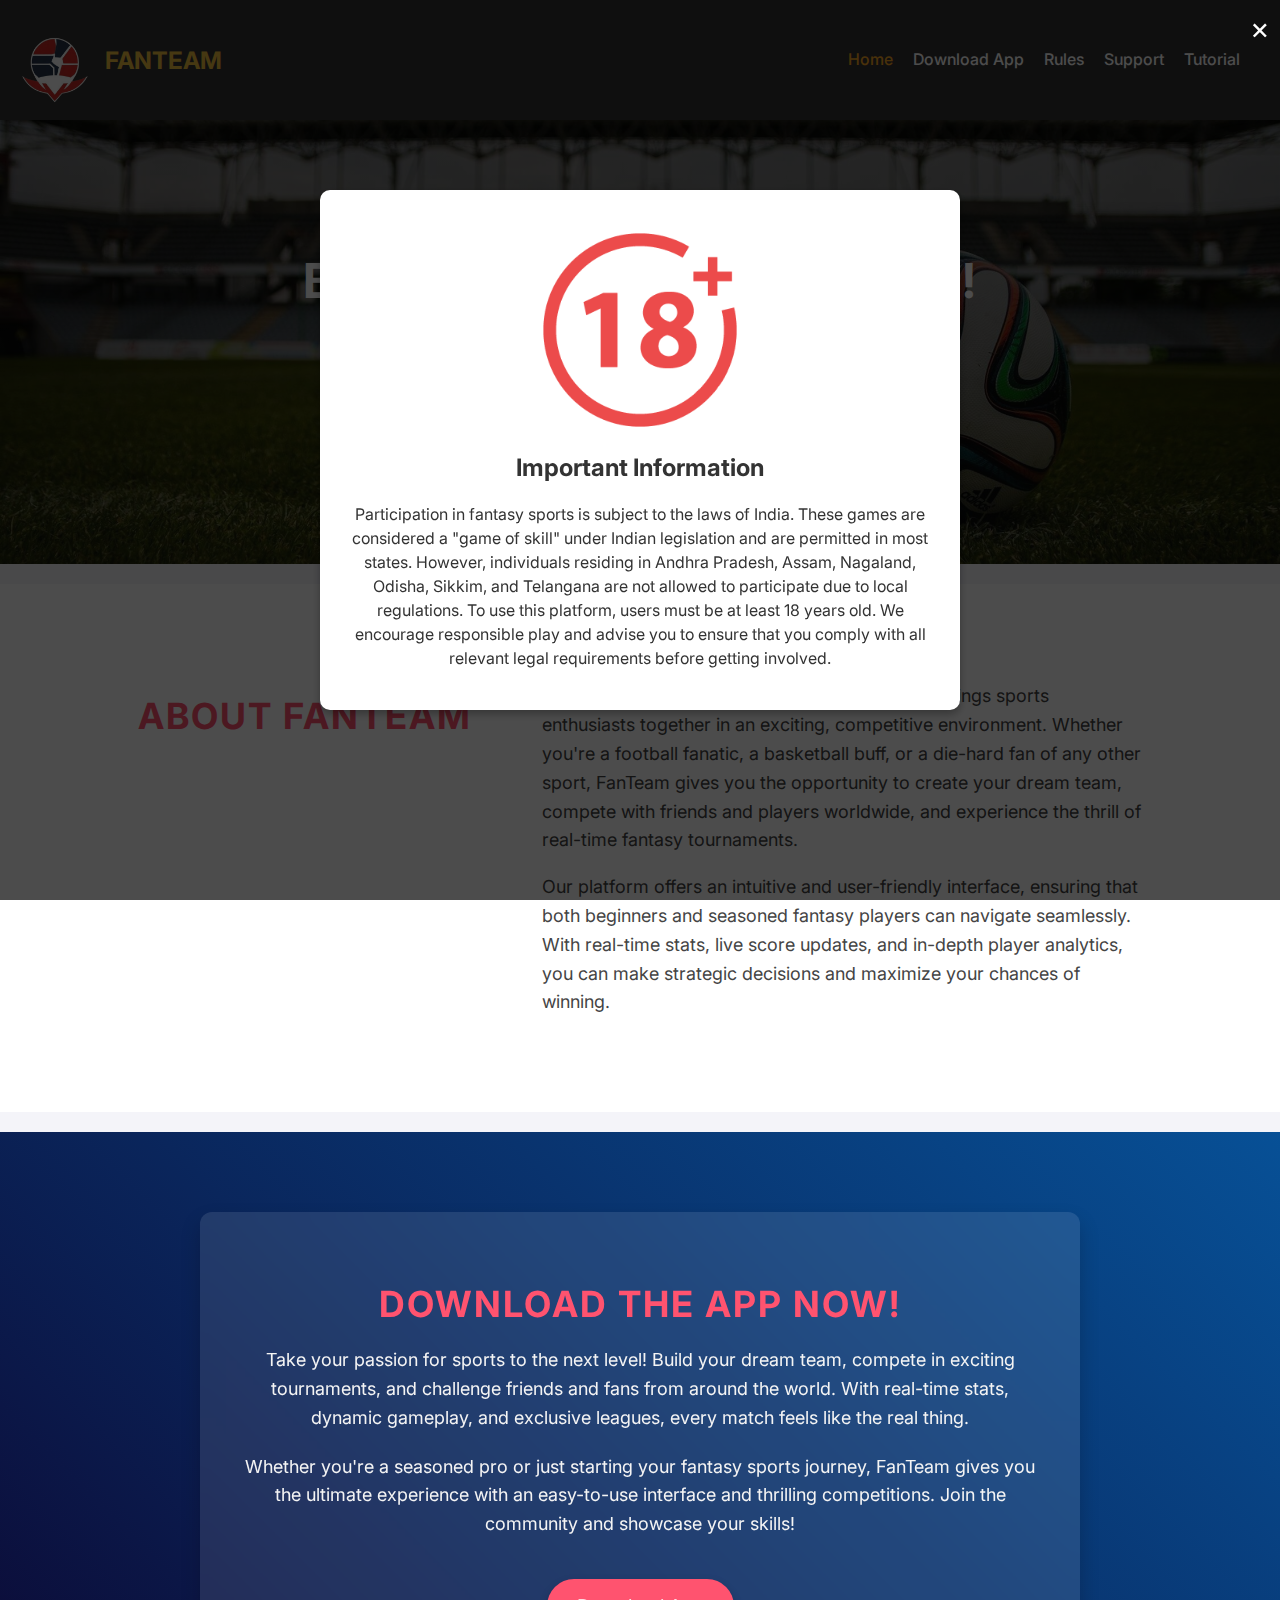
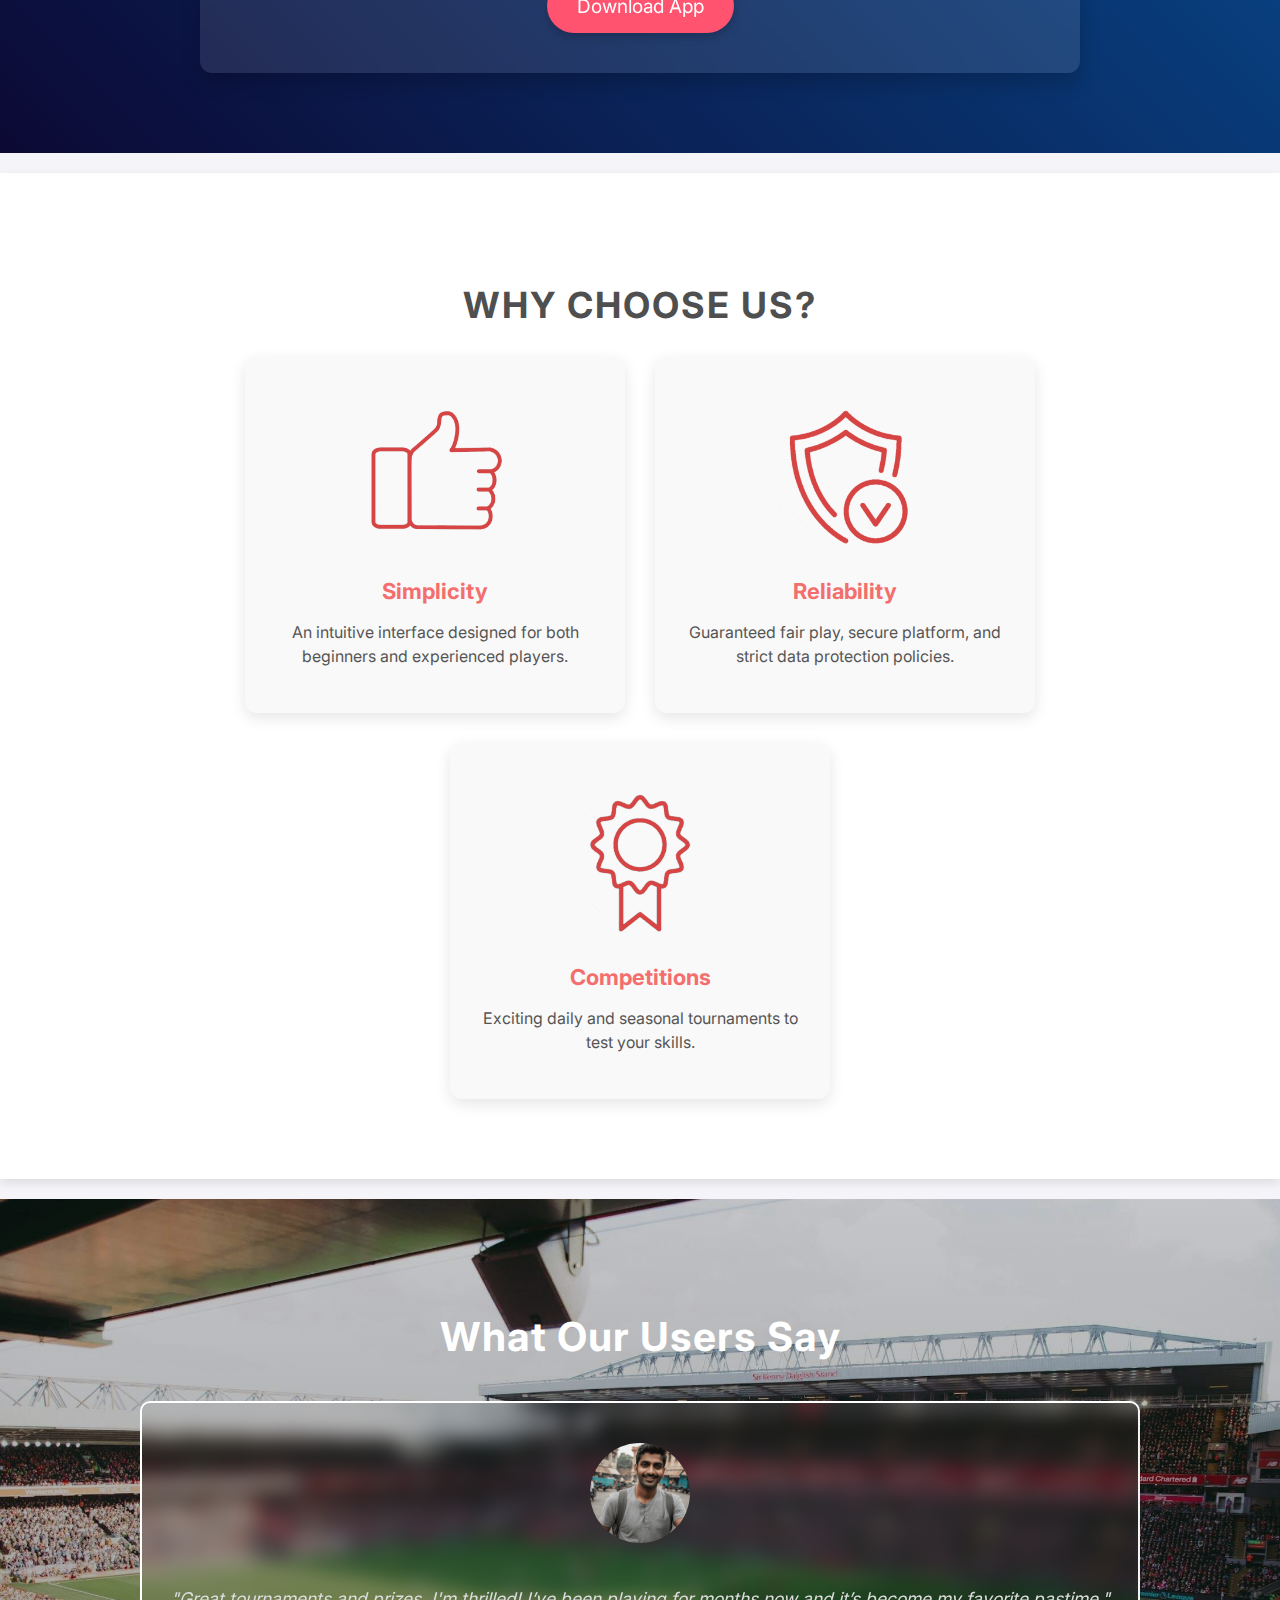
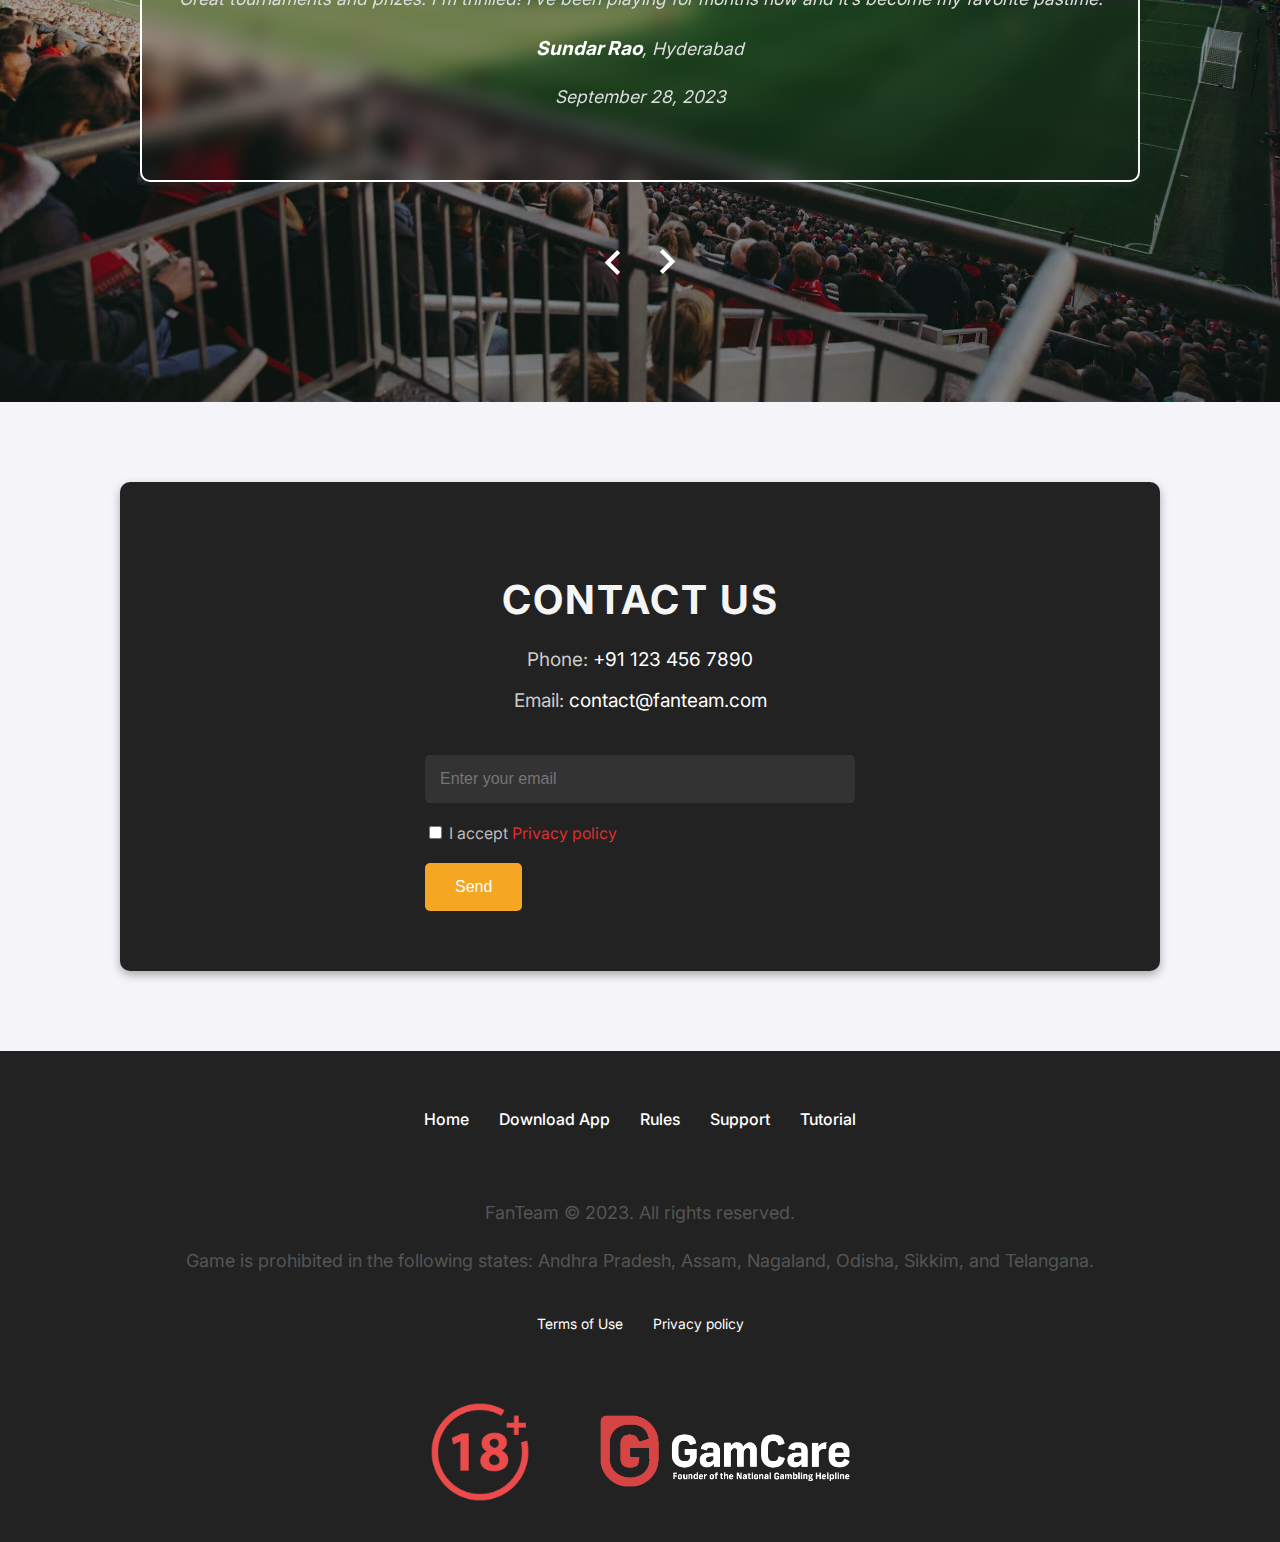
<file: index.html>
<!DOCTYPE html>
<html lang="en" data-validate="html">
  <head>
    <meta charset="UTF-8" />
    <meta name="viewport" content="width=device-width, initial-scale=1.0" />
    <link rel="icon" type="image/png" href="images/favicon.png" />
    <title>FanTeam - Ultimate Fantasy Sports Platform</title>
    <meta
      name="description"
      content="Join FanTeam, the premier fantasy sports platform. Create your dream team, compete in exciting tournaments, and connect with fans worldwide. The ultimate experience for sports enthusiasts!"
    />
    <link rel="stylesheet" href="styles/styles.css" />
  </head>

  <body>
    <div id="popup" class="popup">
      <div class="popup-content">
        <span class="close-btn" onclick="closePopup()">&times;</span>
        <img src="images/18+.png" alt="18+" />
        <h2>Important Information</h2>
        <p>
          Participation in fantasy sports is subject to the laws of India. These
          games are considered a "game of skill" under Indian legislation and
          are permitted in most states. However, individuals residing in Andhra
          Pradesh, Assam, Nagaland, Odisha, Sikkim, and Telangana are not
          allowed to participate due to local regulations. To use this platform,
          users must be at least 18 years old. We encourage responsible play and
          advise you to ensure that you comply with all relevant legal
          requirements before getting involved.
        </p>
      </div>
    </div>

    <section class="landing">
      <img src="images/landing.png" alt="landing" />
      <a href="download/" class="landing-btn"> <span>Play Now</span></a>
    </section>

    <header>
      <nav>
        <div class="logo">
          <a href="/" class="logo-img">
            <img src="images/logo.png" alt="logo" />
            <span>FanTeam</span>
          </a>
        </div>
        <div class="burger-menu" onclick="toggleMenu()">
          <span></span>
          <span></span>
          <span></span>
        </div>
        <ul class="nav-links">
          <li><a href="/" class="current">Home</a></li>
          <li><a href="download/">Download App</a></li>
          <li><a href="rules/">Rules</a></li>
          <li><a href="support/">Support</a></li>
          <li><a href="tutorial/">Tutorial</a></li>
        </ul>
      </nav>
    </header>

    <main>
      <section id="home" class="hero">
        <div class="hero-content">
          <h1>Build Your Dream Team!</h1>
          <p>Join millions of fantasy sports fans and win amazing prizes!</p>
          <a href="download/" class="download-btn">Download App</a>
        </div>
      </section>

      <section id="about" class="about">
        <h2>About FanTeam</h2>
        <div class="about-content">
          <p>
            FanTeam is the ultimate fantasy sports app that brings sports
            enthusiasts together in an exciting, competitive environment.
            Whether you're a football fanatic, a basketball buff, or a die-hard
            fan of any other sport, FanTeam gives you the opportunity to create
            your dream team, compete with friends and players worldwide, and
            experience the thrill of real-time fantasy tournaments.
          </p>
          <p>
            Our platform offers an intuitive and user-friendly interface,
            ensuring that both beginners and seasoned fantasy players can
            navigate seamlessly. With real-time stats, live score updates, and
            in-depth player analytics, you can make strategic decisions and
            maximize your chances of winning.
          </p>
        </div>
      </section>

      <section id="download" class="download">
        <div class="download-container">
          <h2>Download the App Now!</h2>
          <p>
            Take your passion for sports to the next level! Build your dream
            team, compete in exciting tournaments, and challenge friends and
            fans from around the world. With real-time stats, dynamic gameplay,
            and exclusive leagues, every match feels like the real thing.
          </p>
          <p>
            Whether you're a seasoned pro or just starting your fantasy sports
            journey, FanTeam gives you the ultimate experience with an
            easy-to-use interface and thrilling competitions. Join the community
            and showcase your skills!
          </p>
          <a href="download/" class="download-btn">Download App</a>
        </div>
      </section>

      <section class="advantages">
        <h2>Why Choose Us?</h2>
        <div class="advantages-list">
          <div class="advantage">
            <img class="advantage-img" src="images/icon-1.png" alt="icon" />
            <h3>Simplicity</h3>
            <p>
              An intuitive interface designed for both beginners and experienced
              players.
            </p>
          </div>
          <div class="advantage">
            <img class="advantage-img" src="images/icon-2.png" alt="icon" />
            <h3>Reliability</h3>
            <p>
              Guaranteed fair play, secure platform, and strict data protection
              policies.
            </p>
          </div>
          <div class="advantage">
            <img class="advantage-img" src="images/icon-3.png" alt="icon" />
            <h3>Competitions</h3>
            <p>Exciting daily and seasonal tournaments to test your skills.</p>
          </div>
        </div>
      </section>

      <section id="reviews" class="reviews">
        <h2>What Our Users Say</h2>
        <div class="slider">
          <div class="slides">
            <div class="slide">
              <img src="images/user-1.png" alt="User Photo" />
              <p>
                "Great tournaments and prizes. I'm thrilled! I’ve been playing
                for months now and it’s become my favorite pastime."
              </p>
              <p><strong>Sundar Rao</strong>, Hyderabad</p>
              <p>September 28, 2023</p>
            </div>
            <div class="slide">
              <img src="images/user-2.png" alt="User Photo" />
              <p>
                "Such a cool app. It's now my favorite hobby! The interface is
                sleek, and I love how easily I can manage my team."
              </p>
              <p><strong>Anita Devi</strong>, Chennai</p>
              <p>September 25, 2023</p>
            </div>
            <div class="slide">
              <img src="images/user-3.png" alt="User Photo" />
              <p>
                "FanTeam has completely changed the way I play fantasy sports.
                It’s addictive! The variety of sports keeps things fresh."
              </p>
              <p><strong>Meera Joshi</strong>, Pune</p>
              <p>September 20, 2023</p>
            </div>
            <div class="slide">
              <img src="images/user-4.png" alt="User Photo" />
              <p>
                "I love the variety of sports offered. It’s perfect for fans of
                all kinds of games! The fantasy football leagues are especially
                exciting."
              </p>
              <p><strong>Vikram Singh</strong>, Kolkata</p>
              <p>September 18, 2023</p>
            </div>
            <div class="slide">
              <img src="images/user-5.png" alt="User Photo" />
              <p>
                "The app is easy to use and the community is amazing. Highly
                recommend it! I’ve made lots of new friends through the app."
              </p>
              <p><strong>Leena Mehta</strong>, Ahmedabad</p>
              <p>September 10, 2023</p>
            </div>
          </div>
          <div class="controls">
            <button class="control control-prev" id="prevBtn">&lt;</button>
            <button class="control control-next" id="nextBtn">&gt;</button>
          </div>
        </div>
      </section>

      <section id="contacts" class="contacts">
        <h2>Contact Us</h2>

        <p>
          Phone:
          <a class="link pale" href="tel:+911234567890">+91 123 456 7890</a>
        </p>
        <p>
          Email:
          <a class="link pale" href="mailto:contact@fanteam.com"
            >contact@fanteam.com</a
          >
        </p>
        <form class="index-form" action="thanks_form.php" method="post">
          <input
            class="index-email"
            type="email"
            name="email"
            placeholder="Enter your email"
            required
          />
          <div>
            <input
              class="form__checkbox"
              type="checkbox"
              id="agreement"
              name="privacy"
              value="on"
              required
            />
            <label class="form__agreement" for="agreement"
              >I accept <a href="/privacy-policy.html">Privacy policy</a></label
            >
          </div>

          <button type="submit">Send</button>
        </form>
      </section>
    </main>

    <footer>
      <div class="footer-nav">
        <ul>
          <li><a href="/">Home</a></li>
          <li><a href="download/">Download App</a></li>
          <li><a href="rules/">Rules</a></li>
          <li><a href="support/">Support</a></li>
          <li><a href="tutorial/">Tutorial</a></li>
        </ul>
      </div>

      <div class="footer-info">
        <p>FanTeam © 2023. All rights reserved.</p>
        <p>
          Game is prohibited in the following states: Andhra Pradesh, Assam,
          Nagaland, Odisha, Sikkim, and Telangana.
        </p>
        <div class="footer-links">
          <a class="link" href="terms-conditions.html">Terms of Use</a>
          <div>
            <a class="link" href="privacy-policy.html">Privacy policy</a>
          </div>
        </div>
        <div class="footer-icon">
          <img src="images/18+.png" alt="18+" />
          <a href=" https://www.gamcare.org.uk/" class="game-link"
            ><img src="images/gamecare.png" alt="Logotype" class="game-image"
          /></a>
        </div>
      </div>
    </footer>

    <script type="module" src="script/main.js"></script>
    <script src="script/nav.js"></script>
    <script src="script/popup.js"></script>
  </body>
</html>
</file>
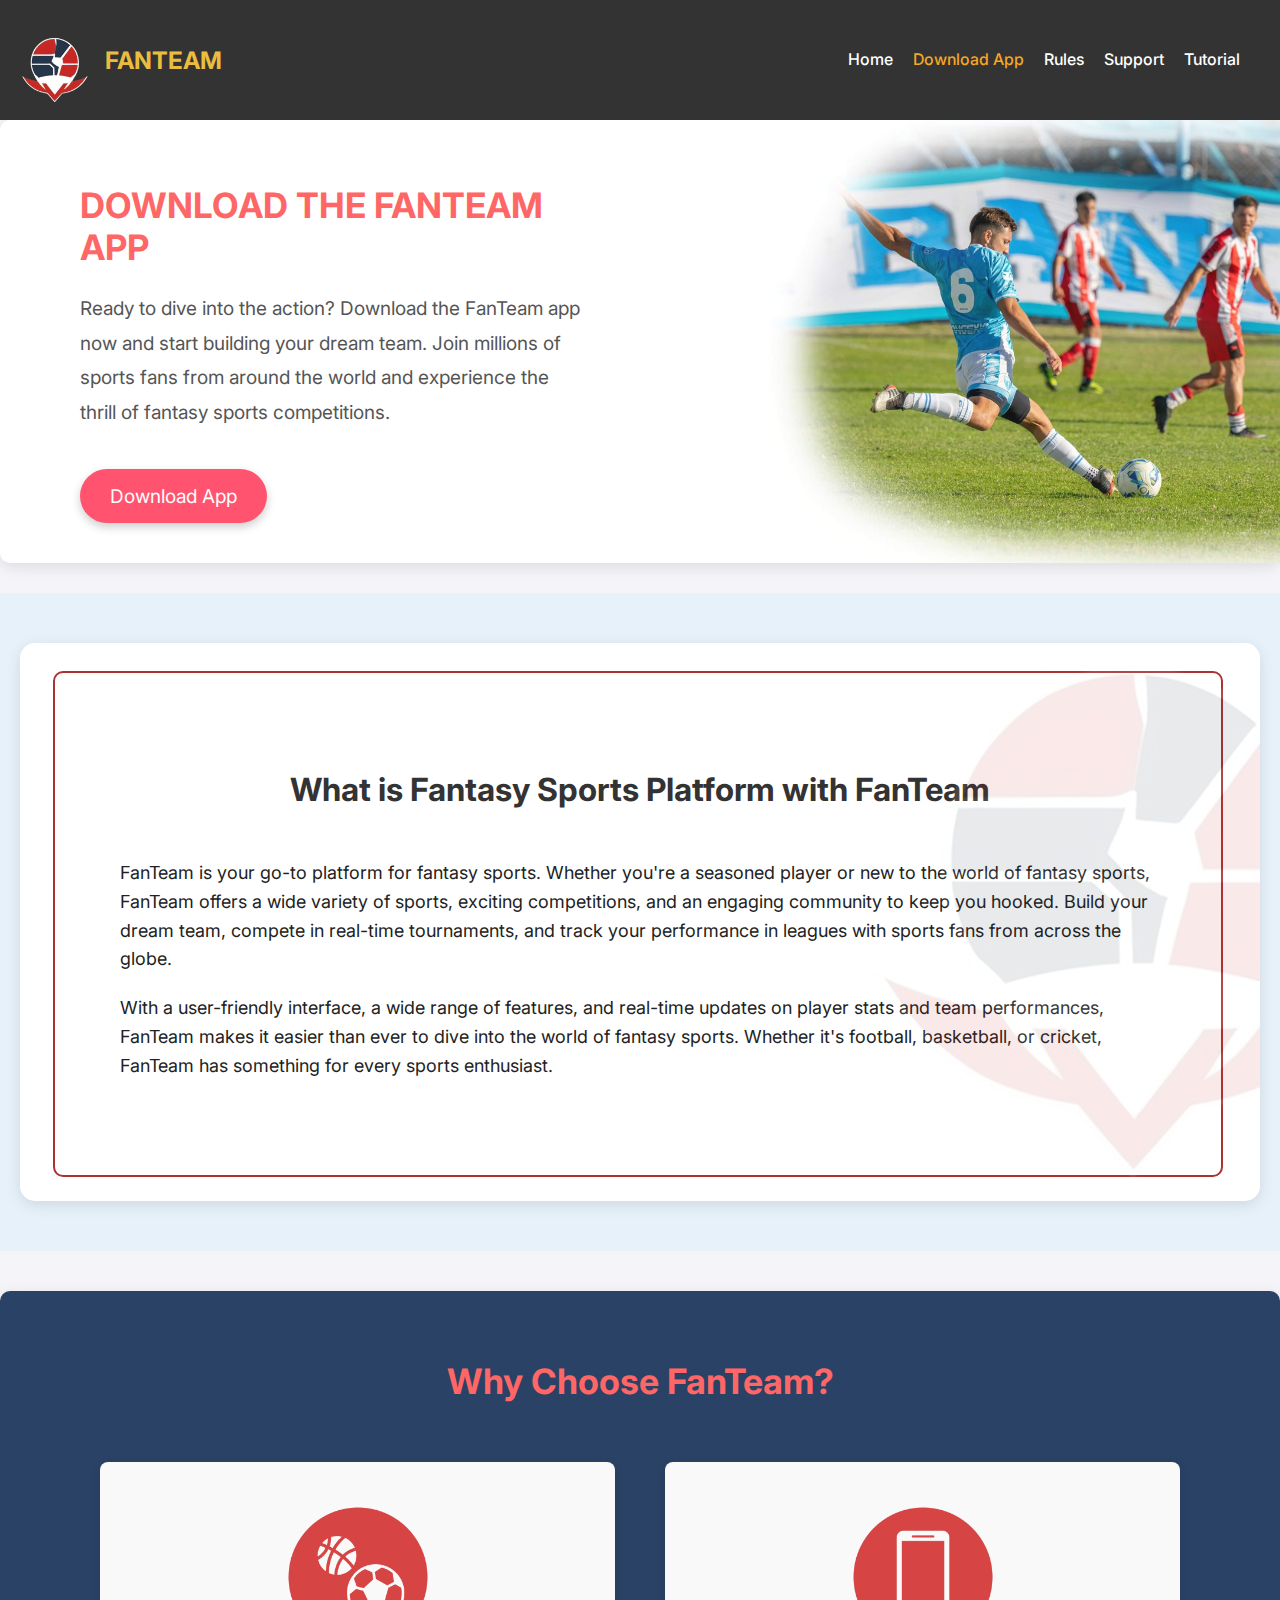
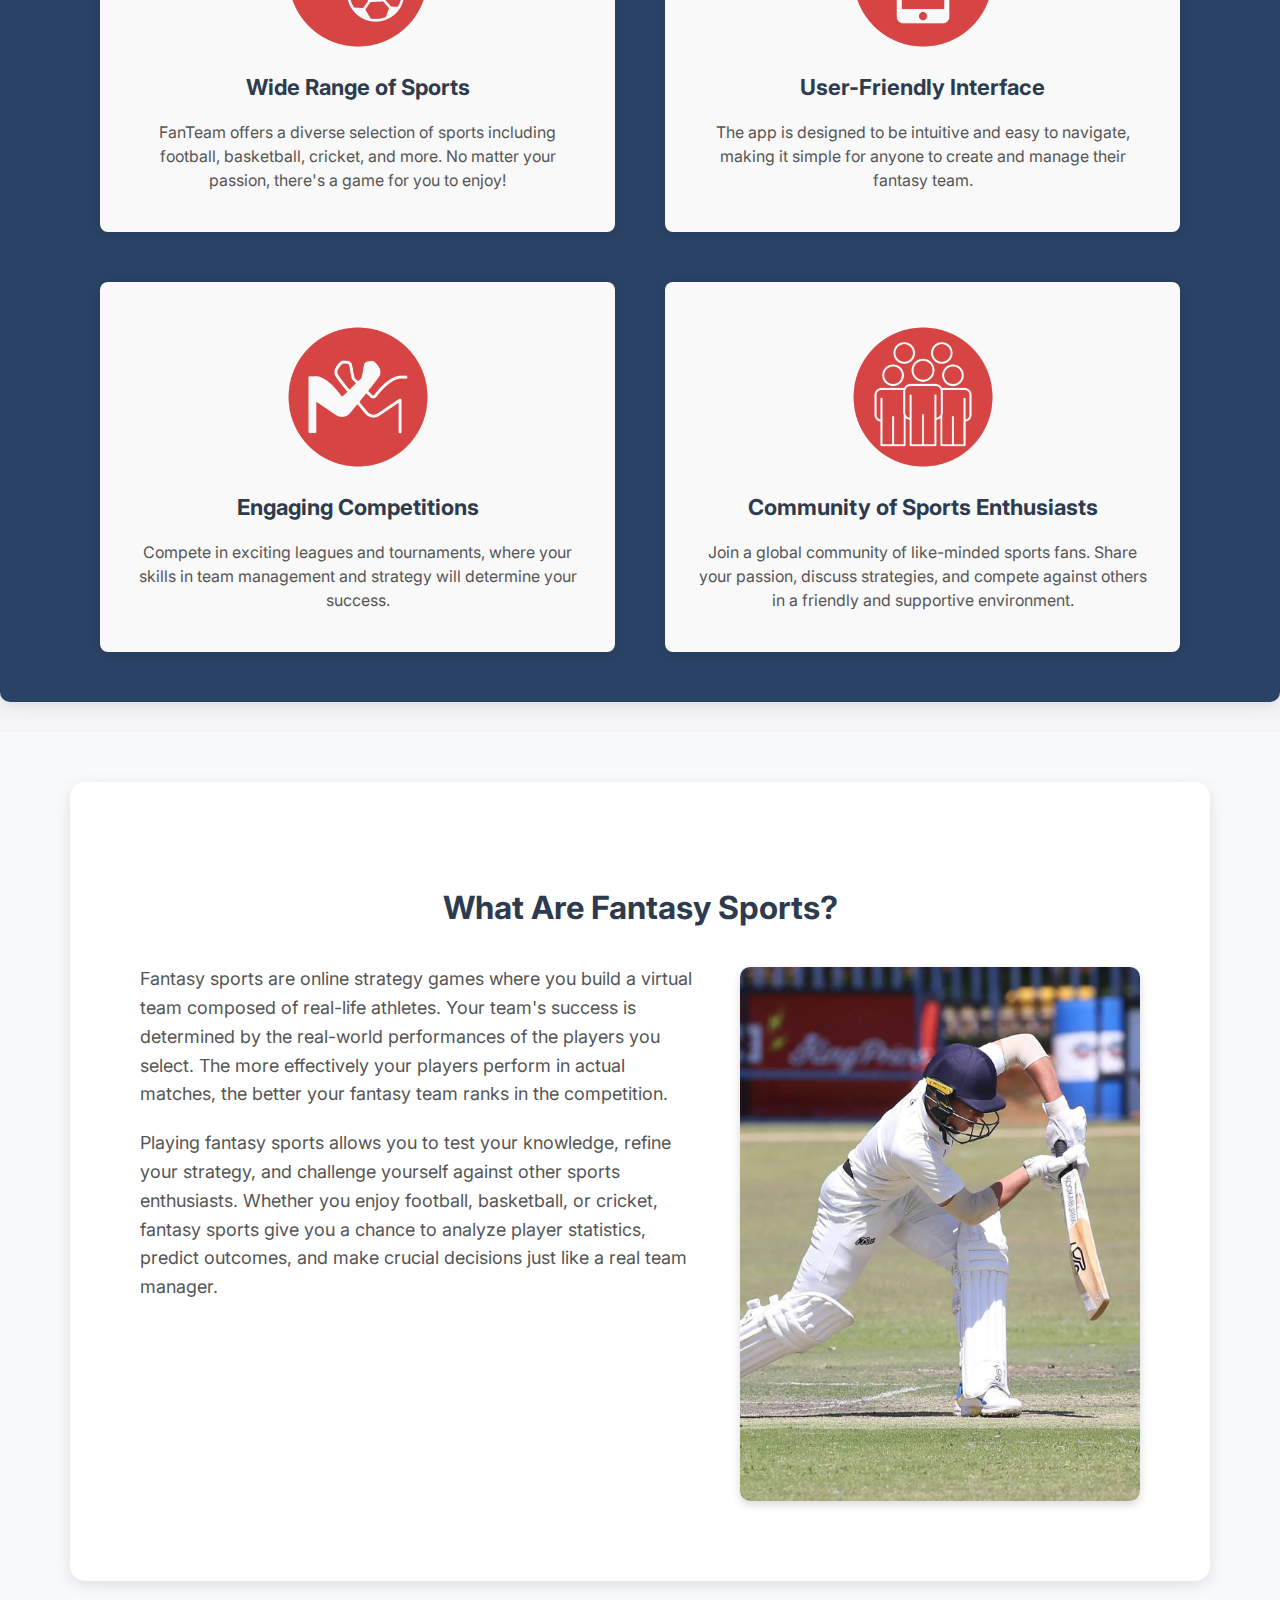
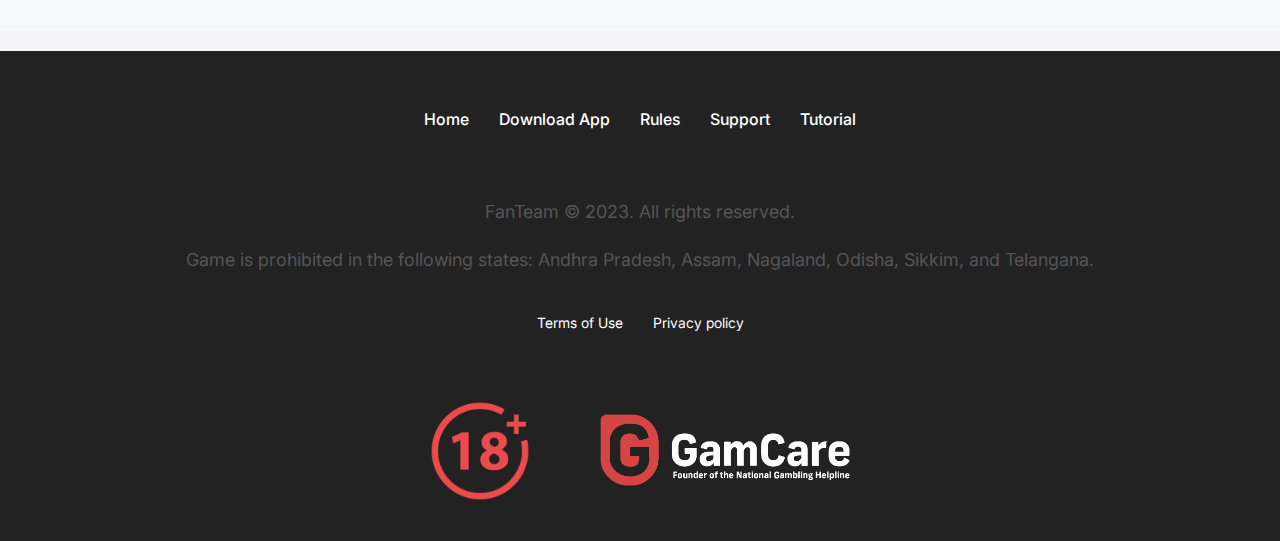
<file: download/index.html>
<!DOCTYPE html>
<html lang="en" data-validate="html">
  <head>
    <meta charset="UTF-8" />
    <meta name="viewport" content="width=device-width, initial-scale=1.0" />
    <link rel="icon" type="image/png" href="/images/favicon.png" />
    <title>Download FanTeam App - Fantasy Sports Anywhere</title>
    <meta
      name="description"
      content="Download the FanTeam app to enjoy fantasy sports anytime, anywhere. Build your dream team, join competitions, and connect with other sports fans on the go!"
    />
    <link rel="stylesheet" href="/styles/styles.css" />
  </head>

  <body>
    <header>
      <nav>
        <div class="logo">
          <a href="/" class="logo-img">
            <img src="/images/logo.png" alt="logo" />
            <span>FanTeam</span>
          </a>
        </div>
        <div class="burger-menu" onclick="toggleMenu()">
          <span></span>
          <span></span>
          <span></span>
        </div>
        <ul class="nav-links">
          <li><a href="/">Home</a></li>
          <li><a href="/download/" class="current">Download App</a></li>
          <li><a href="/rules/">Rules</a></li>
          <li><a href="/support/">Support</a></li>
          <li><a href="/tutorial/">Tutorial</a></li>
        </ul>
      </nav>
    </header>

    <main class="download-page">
      <section id="download-app" class="download-app">
        <div class="download-app-content">
          <h1>Download the FanTeam App</h1>
          <p>
            Ready to dive into the action? Download the FanTeam app now and
            start building your dream team. Join millions of sports fans from
            around the world and experience the thrill of fantasy sports
            competitions.
          </p>
          <a href="/download/" class="download-btn">Download App</a>
        </div>
      </section>
      <section id="app-description" class="app-description">
        <div class="app-description-content">
          <h2>What is Fantasy Sports Platform with FanTeam</h2>
          <p>
            FanTeam is your go-to platform for fantasy sports. Whether you're a
            seasoned player or new to the world of fantasy sports, FanTeam
            offers a wide variety of sports, exciting competitions, and an
            engaging community to keep you hooked. Build your dream team,
            compete in real-time tournaments, and track your performance in
            leagues with sports fans from across the globe.
          </p>
          <p>
            With a user-friendly interface, a wide range of features, and
            real-time updates on player stats and team performances, FanTeam
            makes it easier than ever to dive into the world of fantasy sports.
            Whether it's football, basketball, or cricket, FanTeam has something
            for every sports enthusiast.
          </p>
        </div>
      </section>

      <section id="app-info" class="app-info">
        <div class="app-info-content">
          <h2>Why Choose FanTeam?</h2>
          <div class="app-info-blocks">
            <div class="app-info-block">
              <img class="advantage-img" src="/images/icon-5.png" alt="icon" />
              <h3>Wide Range of Sports</h3>
              <p>
                FanTeam offers a diverse selection of sports including football,
                basketball, cricket, and more. No matter your passion, there's a
                game for you to enjoy!
              </p>
            </div>
            <div class="app-info-block">
              <img class="advantage-img" src="/images/icon-4.png" alt="icon" />
              <h3>User-Friendly Interface</h3>
              <p>
                The app is designed to be intuitive and easy to navigate, making
                it simple for anyone to create and manage their fantasy team.
              </p>
            </div>
            <div class="app-info-block">
              <img class="advantage-img" src="/images/icon-6.png" alt="icon" />
              <h3>Engaging Competitions</h3>
              <p>
                Compete in exciting leagues and tournaments, where your skills
                in team management and strategy will determine your success.
              </p>
            </div>
            <div class="app-info-block">
              <img class="advantage-img" src="/images/icon-7.png" alt="icon" />
              <h3>Community of Sports Enthusiasts</h3>
              <p>
                Join a global community of like-minded sports fans. Share your
                passion, discuss strategies, and compete against others in a
                friendly and supportive environment.
              </p>
            </div>
          </div>
        </div>
      </section>

      <section id="fantasy-sports" class="fantasy-sports">
        <div class="fantasy-sports-content">
          <h2>What Are Fantasy Sports?</h2>
          <div class="fantasy-container">
            <div>
              <p>
                Fantasy sports are online strategy games where you build a
                virtual team composed of real-life athletes. Your team's success
                is determined by the real-world performances of the players you
                select. The more effectively your players perform in actual
                matches, the better your fantasy team ranks in the competition.
              </p>
              <p>
                Playing fantasy sports allows you to test your knowledge, refine
                your strategy, and challenge yourself against other sports
                enthusiasts. Whether you enjoy football, basketball, or cricket,
                fantasy sports give you a chance to analyze player statistics,
                predict outcomes, and make crucial decisions just like a real
                team manager.
              </p>
            </div>

            <img
              src="/images/download-img.jpg"
              alt="Fantasy Sports Overview"
              class="fantasy-sports-image"
            />
          </div>
        </div>
      </section>
    </main>

    <footer>
      <div class="footer-nav">
        <ul>
          <li><a href="/">Home</a></li>
          <li><a href="/download/">Download App</a></li>
          <li><a href="/rules/">Rules</a></li>
          <li><a href="/support/">Support</a></li>
          <li><a href="/tutorial/">Tutorial</a></li>
        </ul>
      </div>

      <div class="footer-info">
        <p>FanTeam © 2023. All rights reserved.</p>
        <p>
          Game is prohibited in the following states: Andhra Pradesh, Assam,
          Nagaland, Odisha, Sikkim, and Telangana.
        </p>
        <div class="footer-links">
          <a class="link" href="/terms-conditions.html">Terms of Use</a>
          <div>
            <a class="link" href="/privacy-policy.html">Privacy policy</a>
          </div>
        </div>
        <div class="footer-icon">
          <img src="/images/18+.png" alt="18+" />
          <a href=" https://www.gamcare.org.uk/" class="game-link"
            ><img src="/images/gamecare.png" alt="Logotype" class="game-image"
          /></a>
        </div>
      </div>
    </footer>

    <script type="module" src="/script/main.js"></script>
    <script src="/script/nav.js"></script>
  </body>
</html>
</file>
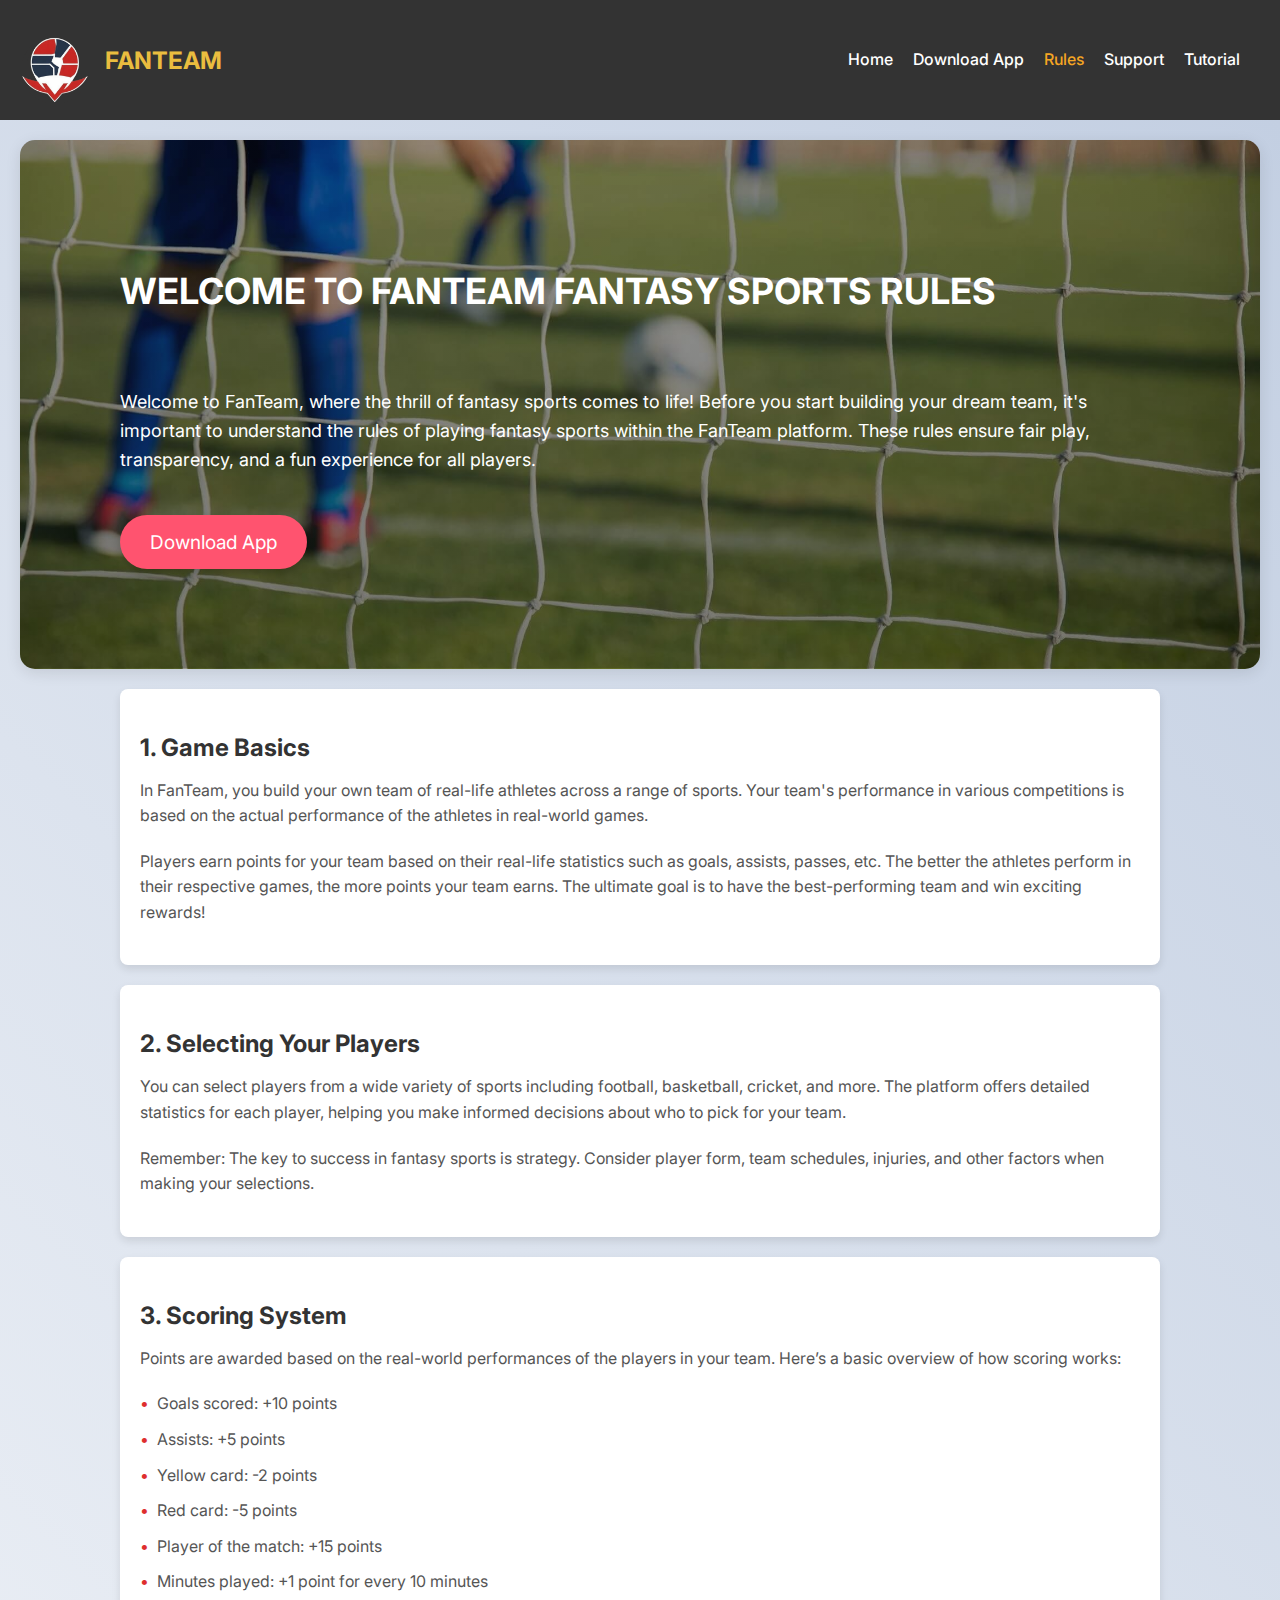
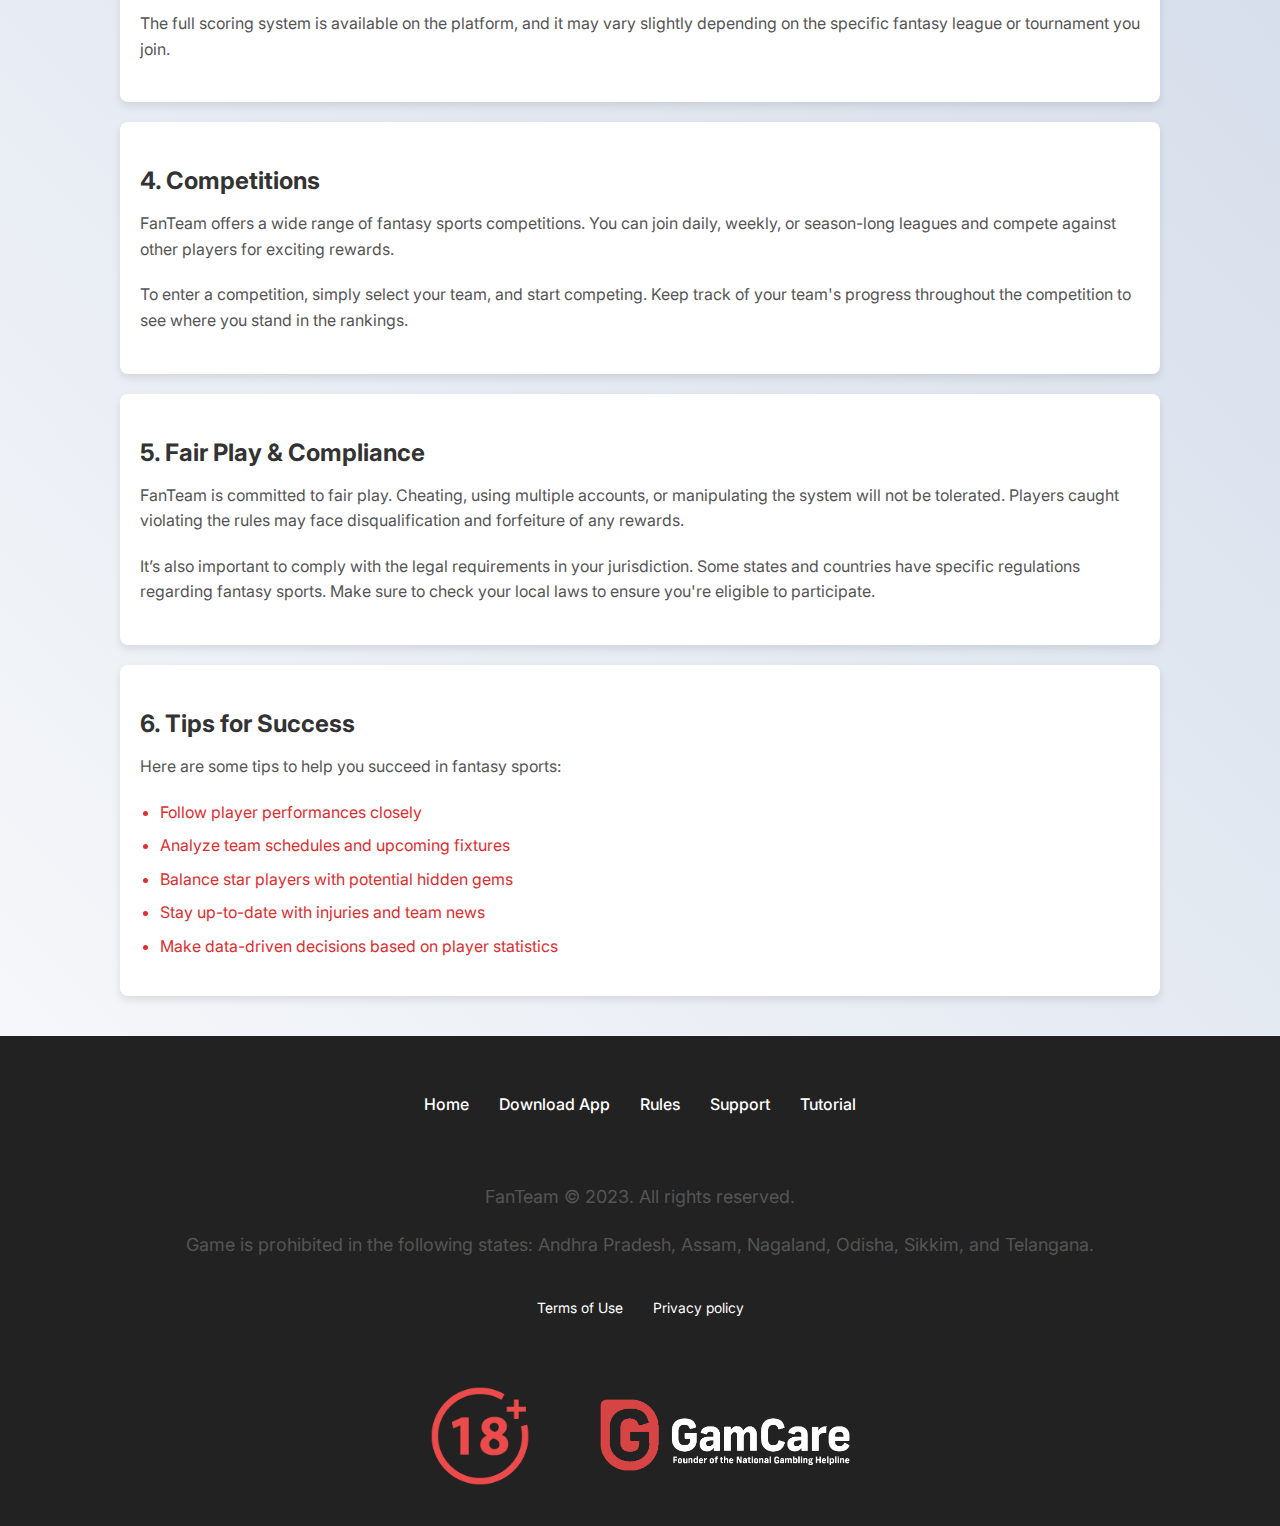
<file: rules/index.html>
<!DOCTYPE html>
<html lang="en" data-validate="html">
  <head>
    <meta charset="UTF-8" />
    <meta name="viewport" content="width=device-width, initial-scale=1.0" />
    <link rel="icon" type="image/png" href="/images/favicon.png" />
    <title>FanTeam Rules - Fantasy Sports Guidelines</title>
    <meta
      name="description"
      content="Learn the official FanTeam rules and guidelines for fantasy sports. Understand how to play, build teams, and compete fairly in our exciting tournaments."
    />
    <link rel="stylesheet" href="/styles/styles.css" />
  </head>

  <body>
    <header>
      <nav>
        <div class="logo">
          <a href="/" class="logo-img">
            <img src="/images/logo.png" alt="logo" />
            <span>FanTeam</span>
          </a>
        </div>
        <div class="burger-menu" onclick="toggleMenu()">
          <span></span>
          <span></span>
          <span></span>
        </div>
        <ul class="nav-links">
          <li><a href="/">Home</a></li>
          <li><a href="/download/">Download App</a></li>
          <li><a href="/rules/" class="current">Rules</a></li>
          <li><a href="/support/">Support</a></li>
          <li><a href="/tutorial/">Tutorial</a></li>
        </ul>
      </nav>
    </header>

    <main class="rules-page">
      <section id="intro" class="rules-intro">
        <h1>Welcome to FanTeam Fantasy Sports Rules</h1>
        <p>
          Welcome to FanTeam, where the thrill of fantasy sports comes to life!
          Before you start building your dream team, it's important to
          understand the rules of playing fantasy sports within the FanTeam
          platform. These rules ensure fair play, transparency, and a fun
          experience for all players.
        </p>
        <a href="/download/" class="download-btn">Download App</a>
      </section>

      <section class="game-list">
        <div id="game-basics" class="game-basics">
          <h3>1. Game Basics</h3>
          <p>
            In FanTeam, you build your own team of real-life athletes across a
            range of sports. Your team's performance in various competitions is
            based on the actual performance of the athletes in real-world games.
          </p>
          <p>
            Players earn points for your team based on their real-life
            statistics such as goals, assists, passes, etc. The better the
            athletes perform in their respective games, the more points your
            team earns. The ultimate goal is to have the best-performing team
            and win exciting rewards!
          </p>
        </div>

        <div id="selecting-players" class="selecting-players">
          <h3>2. Selecting Your Players</h3>
          <p>
            You can select players from a wide variety of sports including
            football, basketball, cricket, and more. The platform offers
            detailed statistics for each player, helping you make informed
            decisions about who to pick for your team.
          </p>
          <p>
            Remember: The key to success in fantasy sports is strategy. Consider
            player form, team schedules, injuries, and other factors when making
            your selections.
          </p>
        </div>

        <div id="scoring-system" class="scoring-system">
          <h3>3. Scoring System</h3>
          <p>
            Points are awarded based on the real-world performances of the
            players in your team. Here’s a basic overview of how scoring works:
          </p>
          <ul>
            <li>Goals scored: +10 points</li>
            <li>Assists: +5 points</li>
            <li>Yellow card: -2 points</li>
            <li>Red card: -5 points</li>
            <li>Player of the match: +15 points</li>
            <li>Minutes played: +1 point for every 10 minutes</li>
          </ul>
          <p>
            The full scoring system is available on the platform, and it may
            vary slightly depending on the specific fantasy league or tournament
            you join.
          </p>
        </div>

        <div id="competitions" class="competitions">
          <h3>4. Competitions</h3>
          <p>
            FanTeam offers a wide range of fantasy sports competitions. You can
            join daily, weekly, or season-long leagues and compete against other
            players for exciting rewards.
          </p>
          <p>
            To enter a competition, simply select your team, and start
            competing. Keep track of your team's progress throughout the
            competition to see where you stand in the rankings.
          </p>
        </div>

        <div id="fair-play" class="fair-play">
          <h3>5. Fair Play & Compliance</h3>
          <p>
            FanTeam is committed to fair play. Cheating, using multiple
            accounts, or manipulating the system will not be tolerated. Players
            caught violating the rules may face disqualification and forfeiture
            of any rewards.
          </p>
          <p>
            It’s also important to comply with the legal requirements in your
            jurisdiction. Some states and countries have specific regulations
            regarding fantasy sports. Make sure to check your local laws to
            ensure you're eligible to participate.
          </p>
        </div>

        <div id="tips-for-success" class="tips-for-success">
          <h3>6. Tips for Success</h3>
          <p>Here are some tips to help you succeed in fantasy sports:</p>
          <ul>
            <li>Follow player performances closely</li>
            <li>Analyze team schedules and upcoming fixtures</li>
            <li>Balance star players with potential hidden gems</li>
            <li>Stay up-to-date with injuries and team news</li>
            <li>Make data-driven decisions based on player statistics</li>
          </ul>
        </div>
      </section>
    </main>

    <footer>
      <div class="footer-nav">
        <ul>
          <li><a href="/">Home</a></li>
          <li><a href="/download/">Download App</a></li>
          <li><a href="/rules/">Rules</a></li>
          <li><a href="/support/">Support</a></li>
          <li><a href="/tutorial/">Tutorial</a></li>
        </ul>
      </div>

      <div class="footer-info">
        <p>FanTeam © 2023. All rights reserved.</p>
        <p>
          Game is prohibited in the following states: Andhra Pradesh, Assam,
          Nagaland, Odisha, Sikkim, and Telangana.
        </p>
        <div class="footer-links">
          <a class="link" href="/terms-conditions.html">Terms of Use</a>
          <div>
            <a class="link" href="/privacy-policy.html">Privacy policy</a>
          </div>
        </div>
        <div class="footer-icon">
          <img src="/images/18+.png" alt="18+" />
          <a href=" https://www.gamcare.org.uk/" class="game-link"
            ><img src="/images/gamecare.png" alt="Logotype" class="game-image"
          /></a>
        </div>
      </div>
    </footer>

    <script type="module" src="/script/main.js"></script>
    <script src="/script/nav.js"></script>
  </body>
</html>
</file>
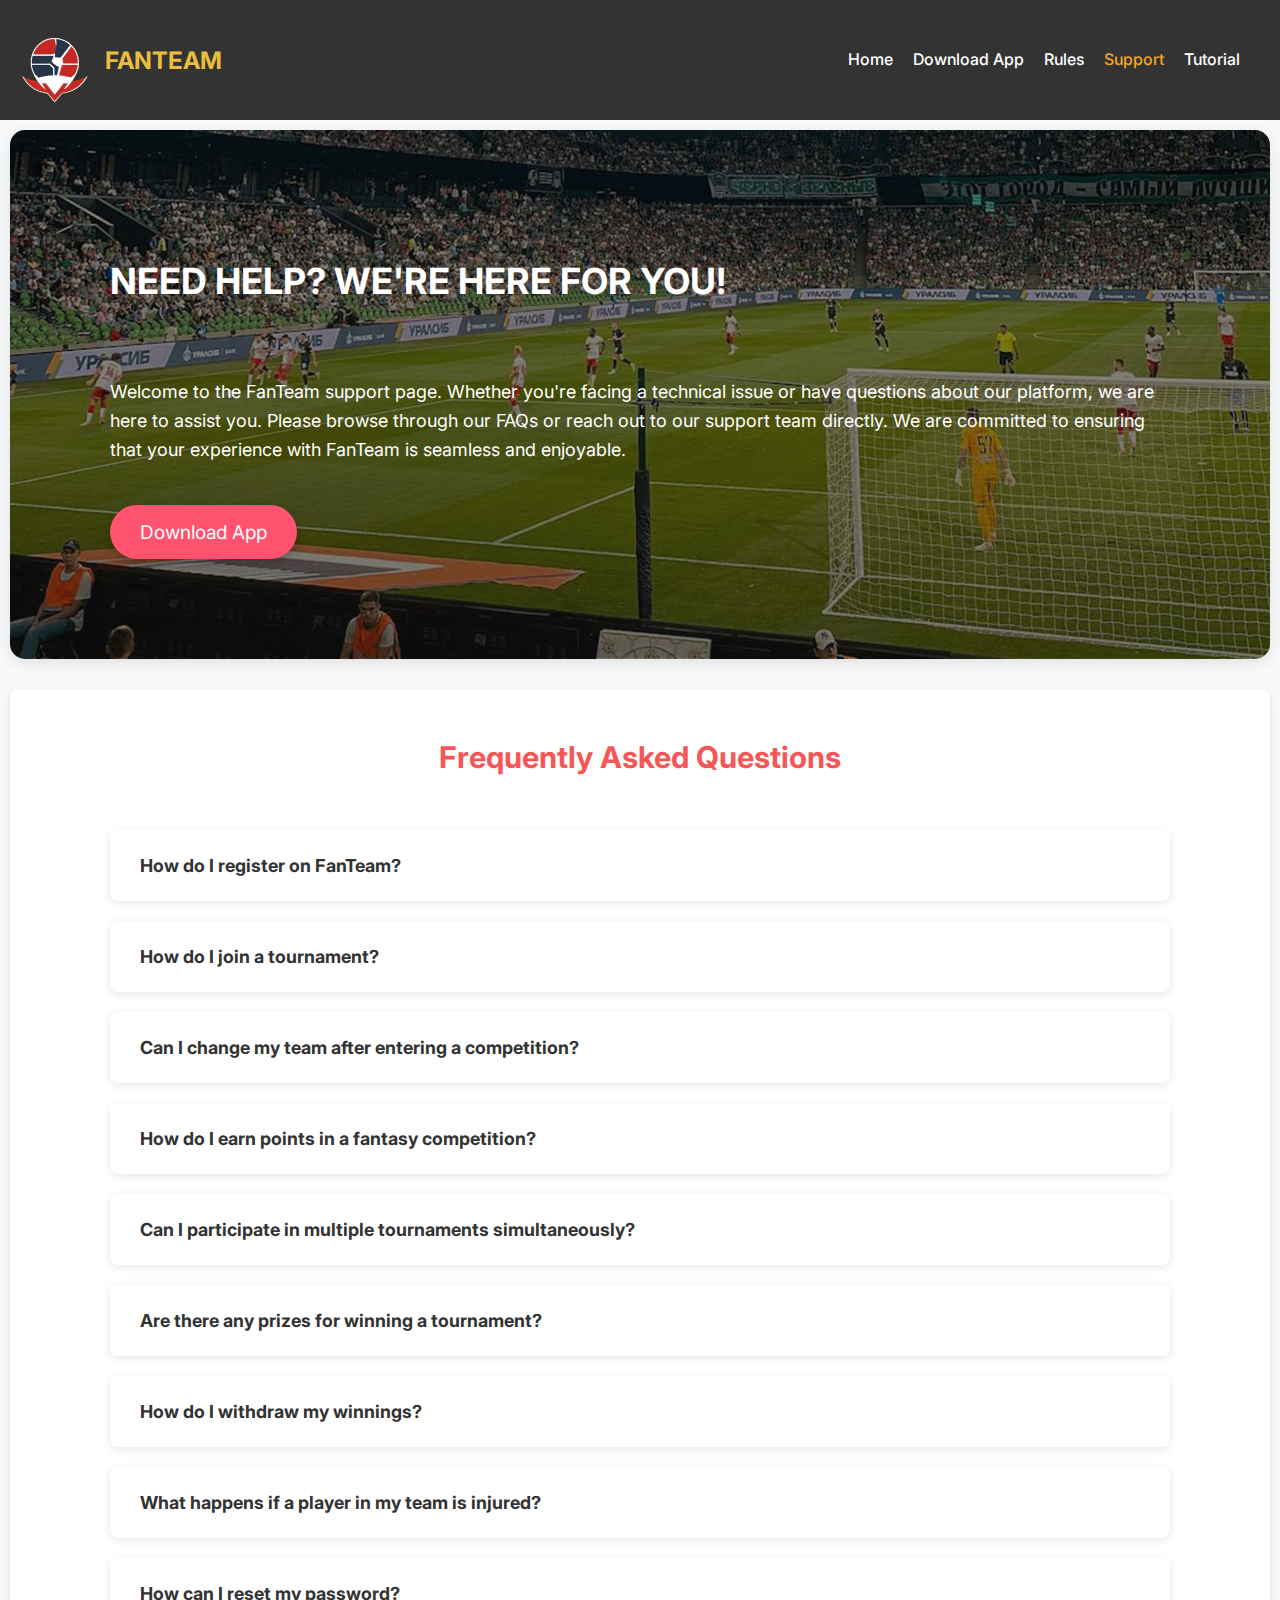
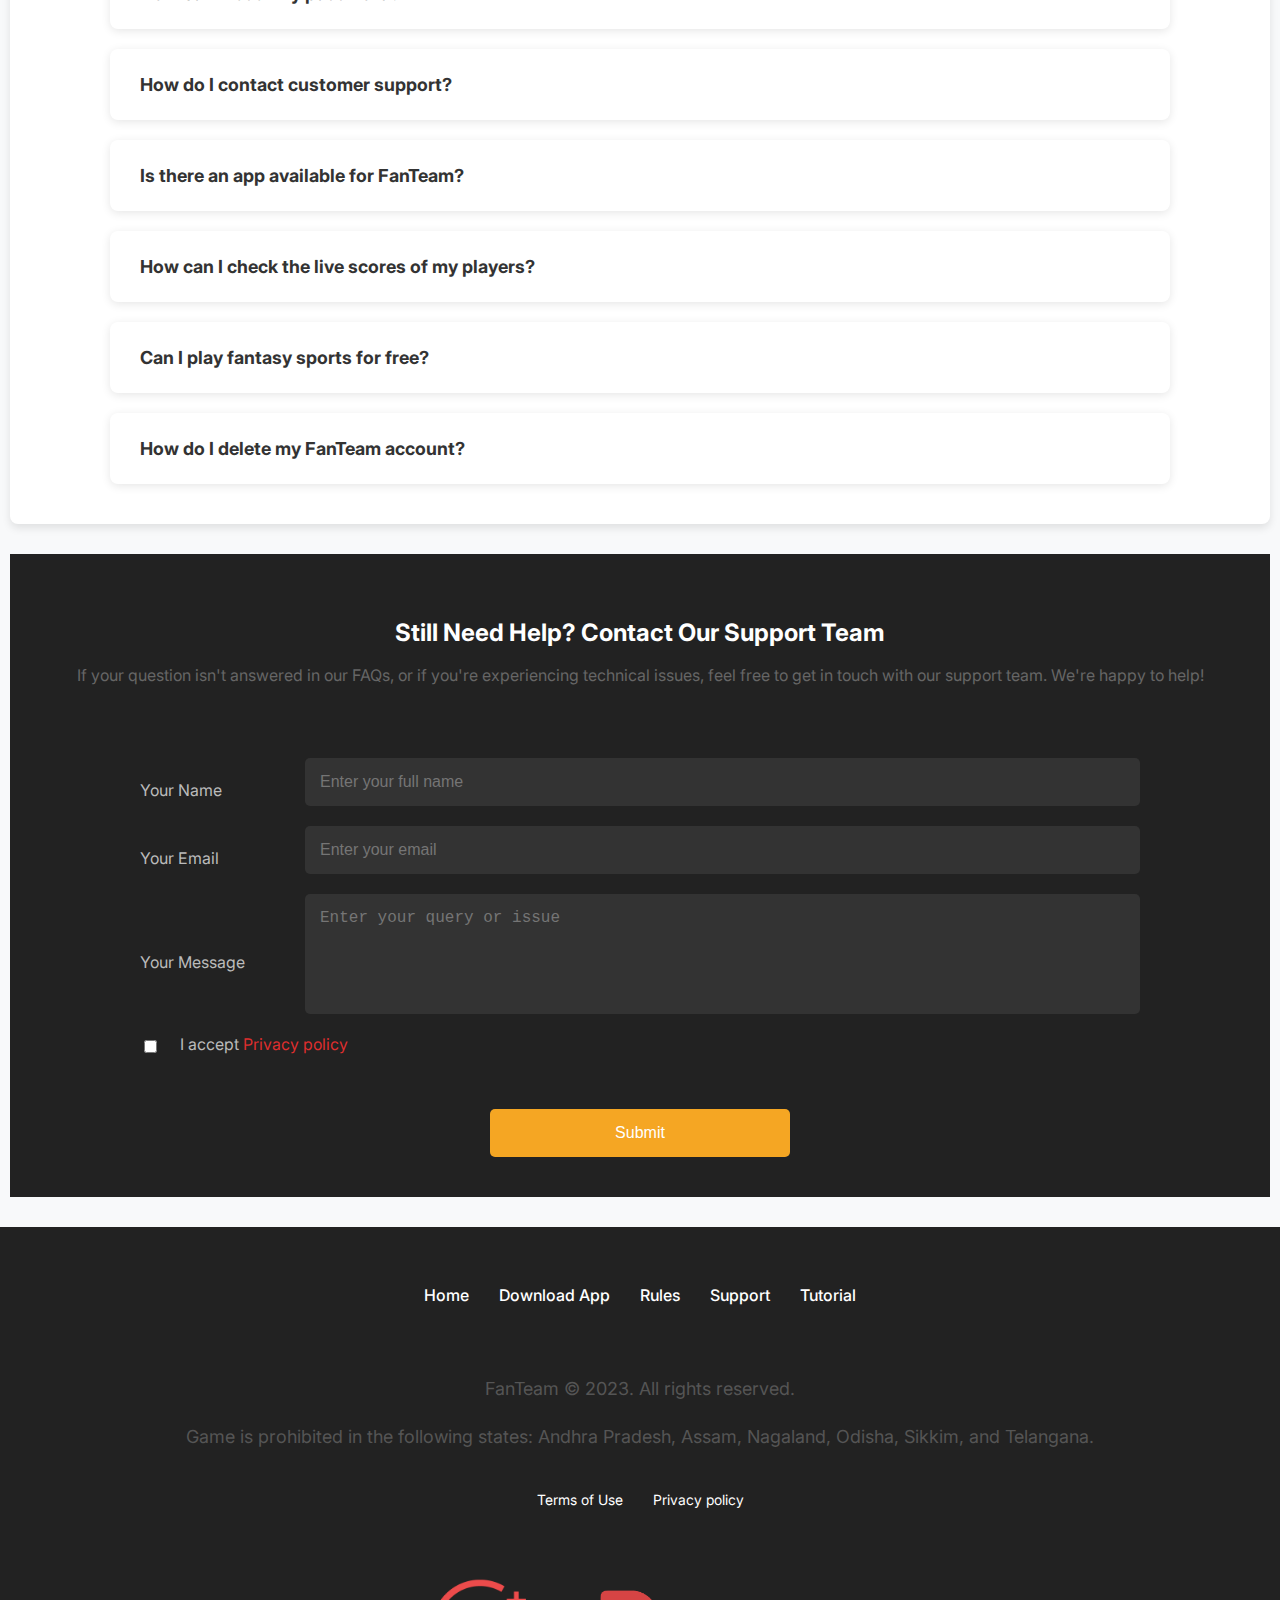
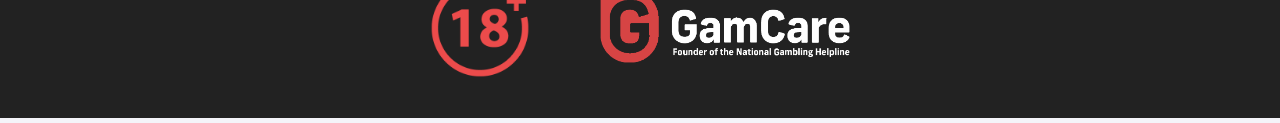
<file: support/index.html>
<!DOCTYPE html>
<html lang="en" data-validate="html">
  <head>
    <meta charset="UTF-8" />
    <meta name="viewport" content="width=device-width, initial-scale=1.0" />
    <link rel="icon" type="image/png" href="/images/favicon.png" />
    <title>FanTeam Support - Help & Assistance</title>
    <meta
      name="description"
      content="Need help with FanTeam? Find answers to common questions, get technical support, and contact our team for assistance with your fantasy sports experience."
    />
    <link rel="stylesheet" href="/styles/styles.css" />
  </head>

  <body>
    <header>
      <nav>
        <div class="logo">
          <a href="/" class="logo-img">
            <img src="/images/logo.png" alt="logo" />
            <span>FanTeam</span>
          </a>
        </div>
        <div class="burger-menu" onclick="toggleMenu()">
          <span></span>
          <span></span>
          <span></span>
        </div>
        <ul class="nav-links">
          <li><a href="/">Home</a></li>
          <li><a href="/download/">Download App</a></li>
          <li><a href="/rules/">Rules</a></li>
          <li><a href="/support/" class="current">Support</a></li>
          <li><a href="/tutorial/">Tutorial</a></li>
        </ul>
      </nav>
    </header>

    <main class="support-page">
      <section id="support-intro" class="support-intro">
        <h1>Need Help? We're Here for You!</h1>
        <p>
          Welcome to the FanTeam support page. Whether you're facing a technical
          issue or have questions about our platform, we are here to assist you.
          Please browse through our FAQs or reach out to our support team
          directly. We are committed to ensuring that your experience with
          FanTeam is seamless and enjoyable.
        </p>
        <a href="/download/" class="download-btn">Download App</a>
      </section>

      <section id="faq" class="faq">
        <h3>Frequently Asked Questions</h3>

        <div class="faq-item">
          <h4>How do I register on FanTeam?</h4>
          <p>
            To register, click on the 'Sign Up' button on the homepage, enter
            your details, and complete the verification process. Once
            registered, you can start creating your fantasy teams!
          </p>
        </div>
        <div class="faq-item">
          <h4>How do I join a tournament?</h4>
          <p>
            After logging in, go to the 'Tournaments' section and select the
            competition you'd like to join. You can either enter a free or paid
            tournament depending on availability.
          </p>
        </div>
        <div class="faq-item">
          <h4>Can I change my team after entering a competition?</h4>
          <p>
            Yes, you can make changes to your team before the competition
            starts. Once the competition is live, you cannot change your team.
          </p>
        </div>
        <div class="faq-item">
          <h4>How do I earn points in a fantasy competition?</h4>
          <p>
            Points are earned based on the real-life performance of the players
            in your fantasy team. The better your players perform in their
            respective games, the more points you earn.
          </p>
        </div>
        <div class="faq-item">
          <h4>Can I participate in multiple tournaments simultaneously?</h4>
          <p>
            Yes, you can join multiple tournaments at the same time and create
            different teams for each competition.
          </p>
        </div>
        <div class="faq-item">
          <h4>Are there any prizes for winning a tournament?</h4>
          <p>
            Yes, prizes are awarded to the top performers in each tournament.
            Prizes may vary depending on the competition.
          </p>
        </div>
        <div class="faq-item">
          <h4>How do I withdraw my winnings?</h4>
          <p>
            To withdraw your winnings, go to the 'Account' section, select
            'Withdraw', and follow the instructions to transfer your funds to
            your preferred payment method.
          </p>
        </div>
        <div class="faq-item">
          <h4>What happens if a player in my team is injured?</h4>
          <p>
            If a player in your team gets injured or is unavailable, you can
            replace them with another player before the competition starts. Once
            the competition is live, no changes can be made.
          </p>
        </div>
        <div class="faq-item">
          <h4>How can I reset my password?</h4>
          <p>
            If you've forgotten your password, click on the 'Forgot Password'
            link on the login page, enter your email address, and follow the
            instructions to reset your password.
          </p>
        </div>
        <div class="faq-item">
          <h4>How do I contact customer support?</h4>
          <p>
            You can contact customer support by visiting the 'Support' section
            on the website and filling out the contact form or by emailing
            <a class="mail-link" href="mailto:contact@fanteam.com"
              >contact@fanteam.com</a
            >.
          </p>
        </div>
        <div class="faq-item">
          <h4>Is there an app available for FanTeam?</h4>
          <p>
            Yes, the FanTeam app is available for download on both iOS and
            Android devices. You can download it from the respective app stores.
          </p>
        </div>
        <div class="faq-item">
          <h4>How can I check the live scores of my players?</h4>
          <p>
            You can track the live scores of your players in the 'My Teams'
            section, where player stats and points are updated in real time.
          </p>
        </div>
        <div class="faq-item">
          <h4>Can I play fantasy sports for free?</h4>
          <p>
            Yes, FanTeam offers both free and paid tournaments. You can join the
            free tournaments and enjoy the game without any investment.
          </p>
        </div>
        <div class="faq-item">
          <h4>How do I delete my FanTeam account?</h4>
          <p>
            To delete your account, please contact our customer support team
            through the 'Support' section on the website, and they will assist
            you with the process.
          </p>
        </div>
      </section>

      <section id="contact-support" class="contact-support">
        <h3>Still Need Help? Contact Our Support Team</h3>
        <p>
          If your question isn't answered in our FAQs, or if you're experiencing
          technical issues, feel free to get in touch with our support team.
          We're happy to help!
        </p>
        <form
          id="support-form"
          class="support-form"
          action="/thanks_form.php"
          method="post"
        >
          <div class="support-form-container">
            <label for="name">Your Name</label>
            <input
              type="text"
              id="name"
              name="Name"
              placeholder="Enter your full name"
              required
            />
          </div>
          <div class="support-form-container">
            <label for="email">Your Email</label>
            <input
              type="email"
              id="email"
              name="email"
              placeholder="Enter your email"
              required
            />
          </div>

          <div class="support-form-container">
            <label for="message">Your Message</label>
            <textarea
              id="message"
              name="comment"
              rows="5"
              placeholder="Enter your query or issue"
              required
            ></textarea>
          </div>

          <div class="support-form-agreement">
            <input
              class="form__checkbox"
              type="checkbox"
              id="agreement"
              name="privacy"
              value="on"
              required
            />
            <label class="form__agreement" for="agreement"
              >I accept <a href="/privacy-policy.html">Privacy policy</a></label
            >
          </div>

          <button type="submit" class="submit-btn">Submit</button>
        </form>
      </section>
    </main>

    <footer>
      <div class="footer-nav">
        <ul>
          <li><a href="/">Home</a></li>
          <li><a href="/download/">Download App</a></li>
          <li><a href="/rules/">Rules</a></li>
          <li><a href="/support/">Support</a></li>
          <li><a href="/tutorial/">Tutorial</a></li>
        </ul>
      </div>

      <div class="footer-info">
        <p>FanTeam © 2023. All rights reserved.</p>
        <p>
          Game is prohibited in the following states: Andhra Pradesh, Assam,
          Nagaland, Odisha, Sikkim, and Telangana.
        </p>
        <div class="footer-links">
          <a class="link" href="/terms-conditions.html">Terms of Use</a>
          <div>
            <a class="link" href="/privacy-policy.html">Privacy policy</a>
          </div>
        </div>
        <div class="footer-icon">
          <img src="/images/18+.png" alt="18+" />
          <a href=" https://www.gamcare.org.uk/" class="game-link"
            ><img src="/images/gamecare.png" alt="Logotype" class="game-image"
          /></a>
        </div>
      </div>
    </footer>

    <script type="module" src="/script/main.js"></script>
    <script src="/script/nav.js"></script>
  </body>
</html>
</file>
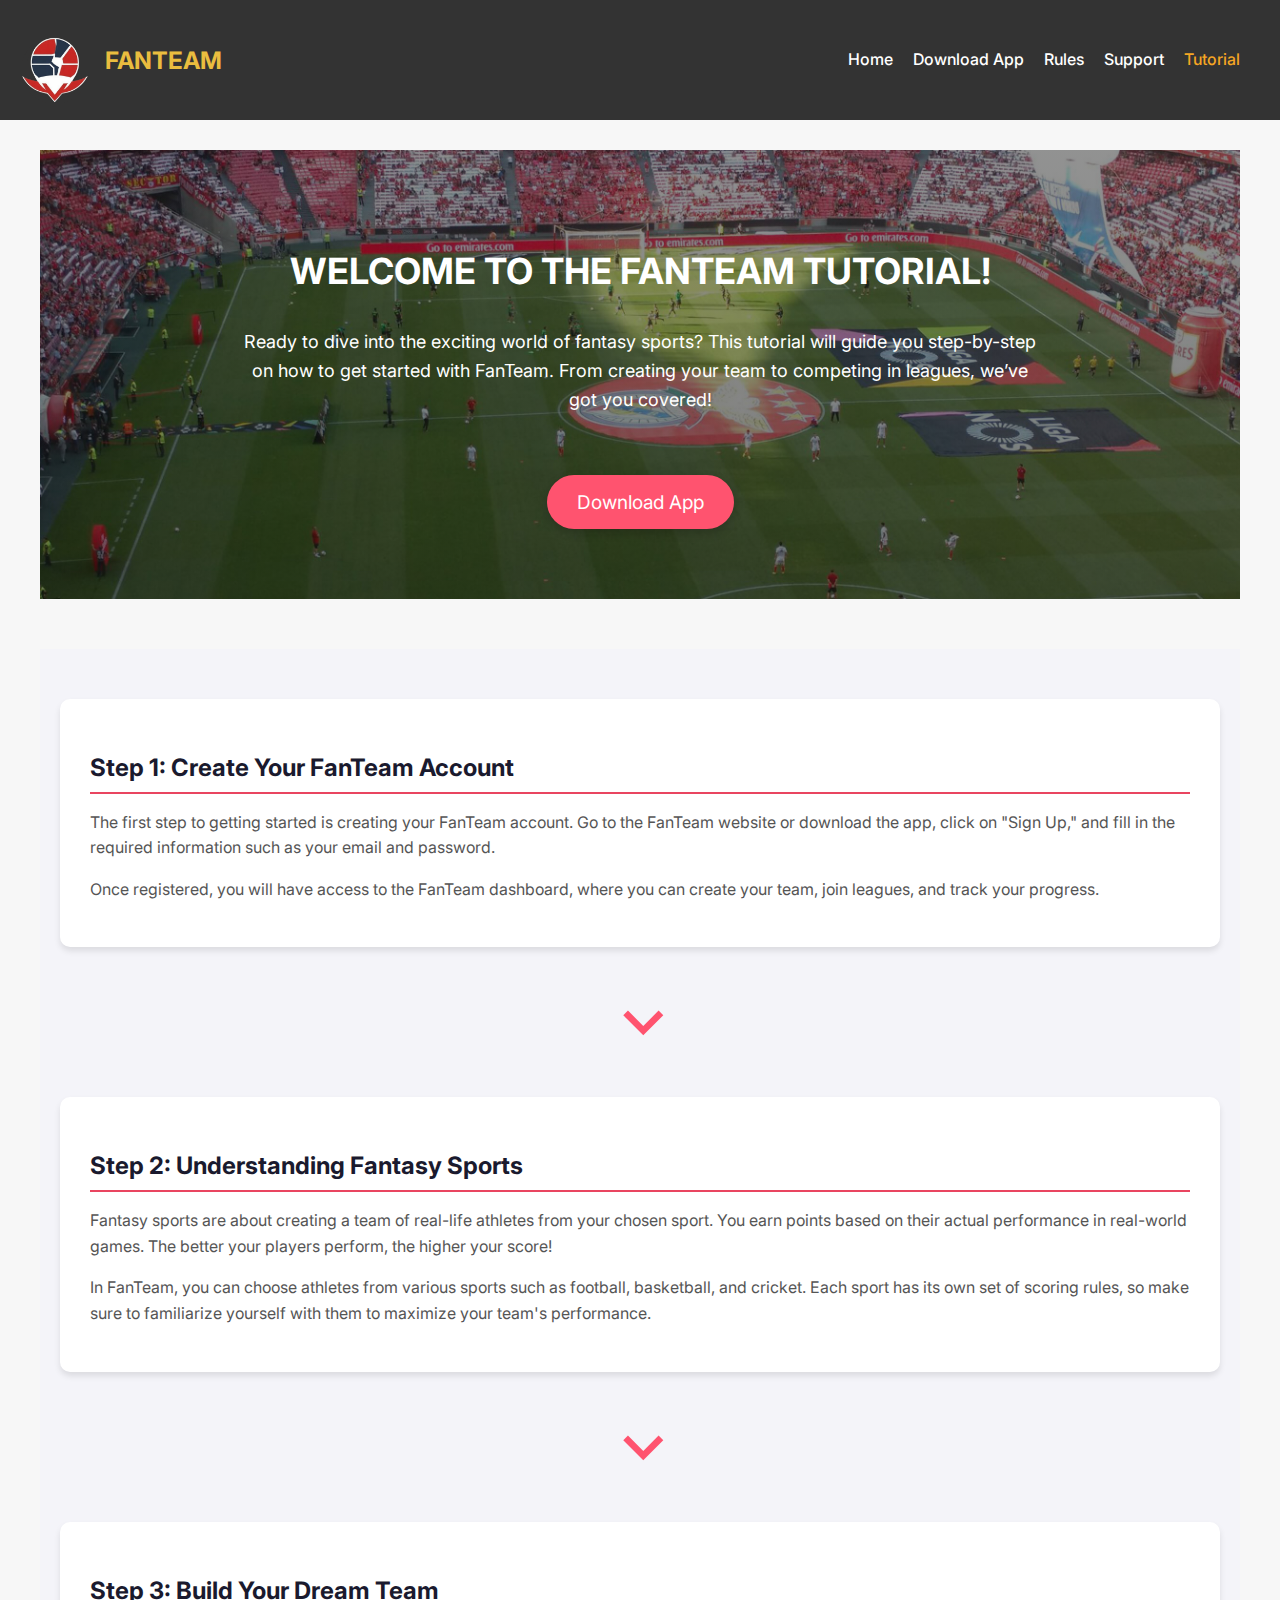
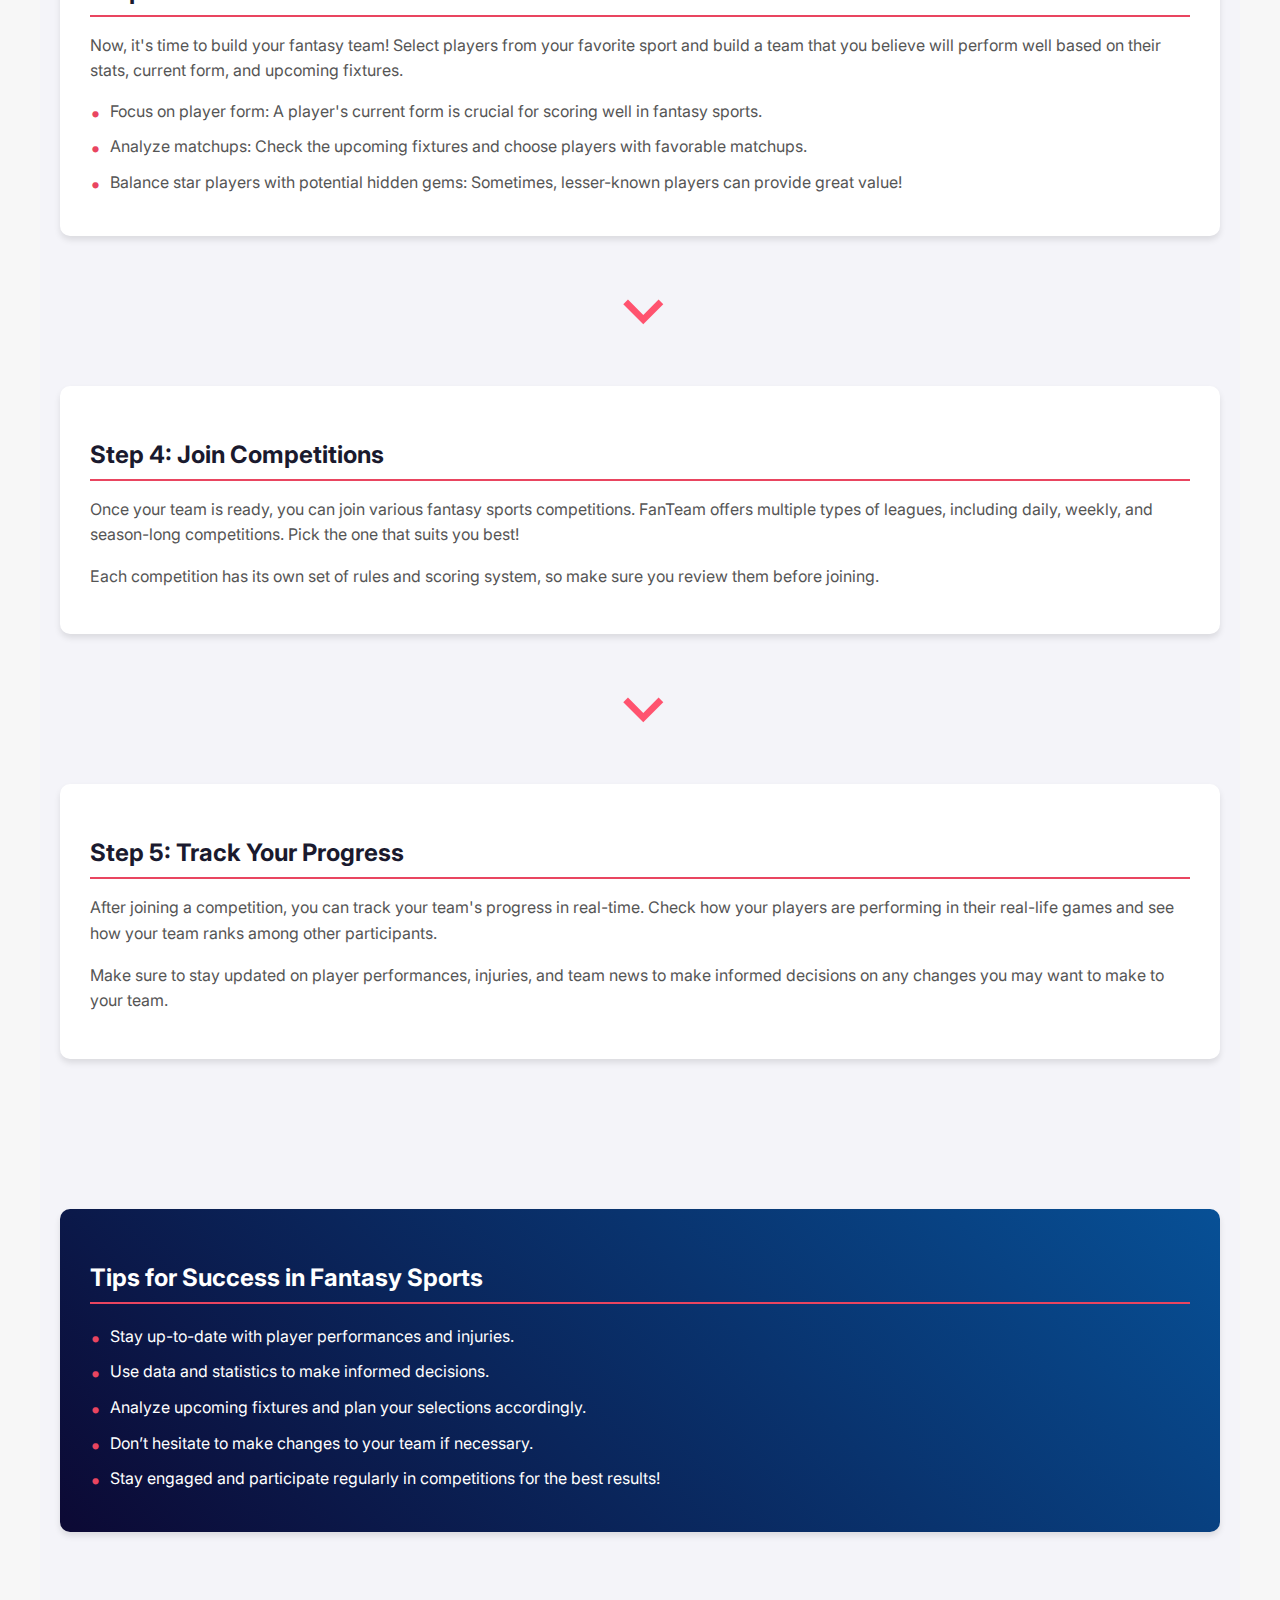
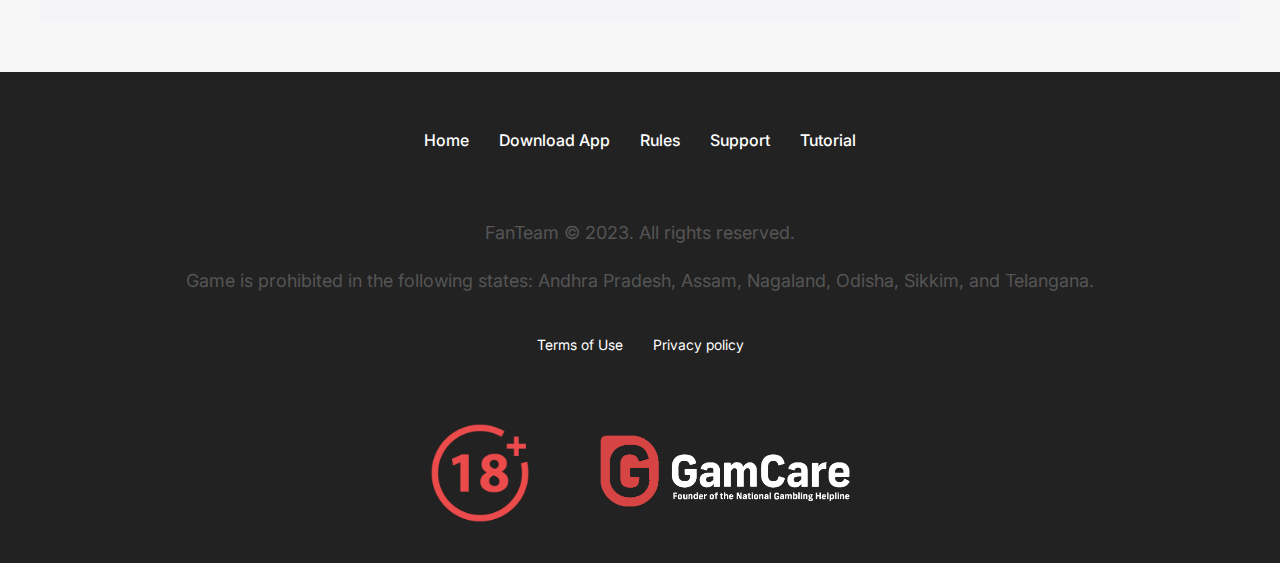
<file: tutorial/index.html>
<!DOCTYPE html>
<html lang="en" data-validate="html">
  <head>
    <meta charset="UTF-8" />
    <meta name="viewport" content="width=device-width, initial-scale=1.0" />
    <link rel="icon" type="image/png" href="/images/favicon.png" />
    <title>FanTeam Tutorial - Master Fantasy Sports</title>
    <meta
      name="description"
      content="Learn how to play fantasy sports with FanTeam! Step-by-step guides, expert tips, and strategies to build the best team and compete like a pro."
    />
    <link rel="stylesheet" href="/styles/styles.css" />
  </head>

  <body>
    <header>
      <nav>
        <div class="logo">
          <a href="/" class="logo-img">
            <img src="/images/logo.png" alt="logo" />
            <span>FanTeam</span>
          </a>
        </div>
        <div class="burger-menu" onclick="toggleMenu()">
          <span></span>
          <span></span>
          <span></span>
        </div>
        <ul class="nav-links">
          <li><a href="/">Home</a></li>
          <li><a href="/download/">Download App</a></li>
          <li><a href="/rules/">Rules</a></li>
          <li><a href="/support/">Support</a></li>
          <li><a href="/tutorial/" class="current">Tutorial</a></li>
        </ul>
      </nav>
    </header>

    <main class="tutorial-page">
      <section id="intro" class="tutorial-intro">
        <h1>Welcome to the FanTeam Tutorial!</h1>
        <p>
          Ready to dive into the exciting world of fantasy sports? This tutorial
          will guide you step-by-step on how to get started with FanTeam. From
          creating your team to competing in leagues, we’ve got you covered!
        </p>
        <a href="/download/" class="download-btn">Download App</a>
      </section>

      <section class="tutorial">
        <div id="step-1" class="tutorial-step">
          <h3>Step 1: Create Your FanTeam Account</h3>
          <p>
            The first step to getting started is creating your FanTeam account.
            Go to the FanTeam website or download the app, click on "Sign Up,"
            and fill in the required information such as your email and
            password.
          </p>
          <p>
            Once registered, you will have access to the FanTeam dashboard,
            where you can create your team, join leagues, and track your
            progress.
          </p>
        </div>
        <div id="step-2" class="tutorial-step">
          <h3>Step 2: Understanding Fantasy Sports</h3>
          <p>
            Fantasy sports are about creating a team of real-life athletes from
            your chosen sport. You earn points based on their actual performance
            in real-world games. The better your players perform, the higher
            your score!
          </p>
          <p>
            In FanTeam, you can choose athletes from various sports such as
            football, basketball, and cricket. Each sport has its own set of
            scoring rules, so make sure to familiarize yourself with them to
            maximize your team's performance.
          </p>
        </div>

        <div id="step-3" class="tutorial-step">
          <h3>Step 3: Build Your Dream Team</h3>
          <p>
            Now, it's time to build your fantasy team! Select players from your
            favorite sport and build a team that you believe will perform well
            based on their stats, current form, and upcoming fixtures.
          </p>
          <ul>
            <li>
              Focus on player form: A player's current form is crucial for
              scoring well in fantasy sports.
            </li>
            <li>
              Analyze matchups: Check the upcoming fixtures and choose players
              with favorable matchups.
            </li>
            <li>
              Balance star players with potential hidden gems: Sometimes,
              lesser-known players can provide great value!
            </li>
          </ul>
        </div>

        <div id="step-4" class="tutorial-step">
          <h3>Step 4: Join Competitions</h3>
          <p>
            Once your team is ready, you can join various fantasy sports
            competitions. FanTeam offers multiple types of leagues, including
            daily, weekly, and season-long competitions. Pick the one that suits
            you best!
          </p>
          <p>
            Each competition has its own set of rules and scoring system, so
            make sure you review them before joining.
          </p>
        </div>

        <div id="step-5" class="tutorial-step">
          <h3>Step 5: Track Your Progress</h3>
          <p>
            After joining a competition, you can track your team's progress in
            real-time. Check how your players are performing in their real-life
            games and see how your team ranks among other participants.
          </p>
          <p>
            Make sure to stay updated on player performances, injuries, and team
            news to make informed decisions on any changes you may want to make
            to your team.
          </p>
        </div>

        <div id="tips" class="tutorial-tips">
          <h3>Tips for Success in Fantasy Sports</h3>
          <ul>
            <li>Stay up-to-date with player performances and injuries.</li>
            <li>Use data and statistics to make informed decisions.</li>
            <li>
              Analyze upcoming fixtures and plan your selections accordingly.
            </li>
            <li>Don’t hesitate to make changes to your team if necessary.</li>
            <li>
              Stay engaged and participate regularly in competitions for the
              best results!
            </li>
          </ul>
        </div>
      </section>
    </main>

    <footer>
      <div class="footer-nav">
        <ul>
          <li><a href="/">Home</a></li>
          <li><a href="/download/">Download App</a></li>
          <li><a href="/rules/">Rules</a></li>
          <li><a href="/support/">Support</a></li>
          <li><a href="/tutorial/">Tutorial</a></li>
        </ul>
      </div>

      <div class="footer-info">
        <p>FanTeam © 2023. All rights reserved.</p>
        <p>
          Game is prohibited in the following states: Andhra Pradesh, Assam,
          Nagaland, Odisha, Sikkim, and Telangana.
        </p>
        <div class="footer-links">
          <a class="link" href="/terms-conditions.html">Terms of Use</a>
          <div>
            <a class="link" href="/privacy-policy.html">Privacy policy</a>
          </div>
        </div>
        <div class="footer-icon">
          <img src="/images/18+.png" alt="18+" />
          <a href=" https://www.gamcare.org.uk/" class="game-link"
            ><img src="/images/gamecare.png" alt="Logotype" class="game-image"
          /></a>
        </div>
      </div>
    </footer>

    <script type="module" src="/script/main.js"></script>
    <script src="/script/nav.js"></script>
  </body>
</html>
</file>
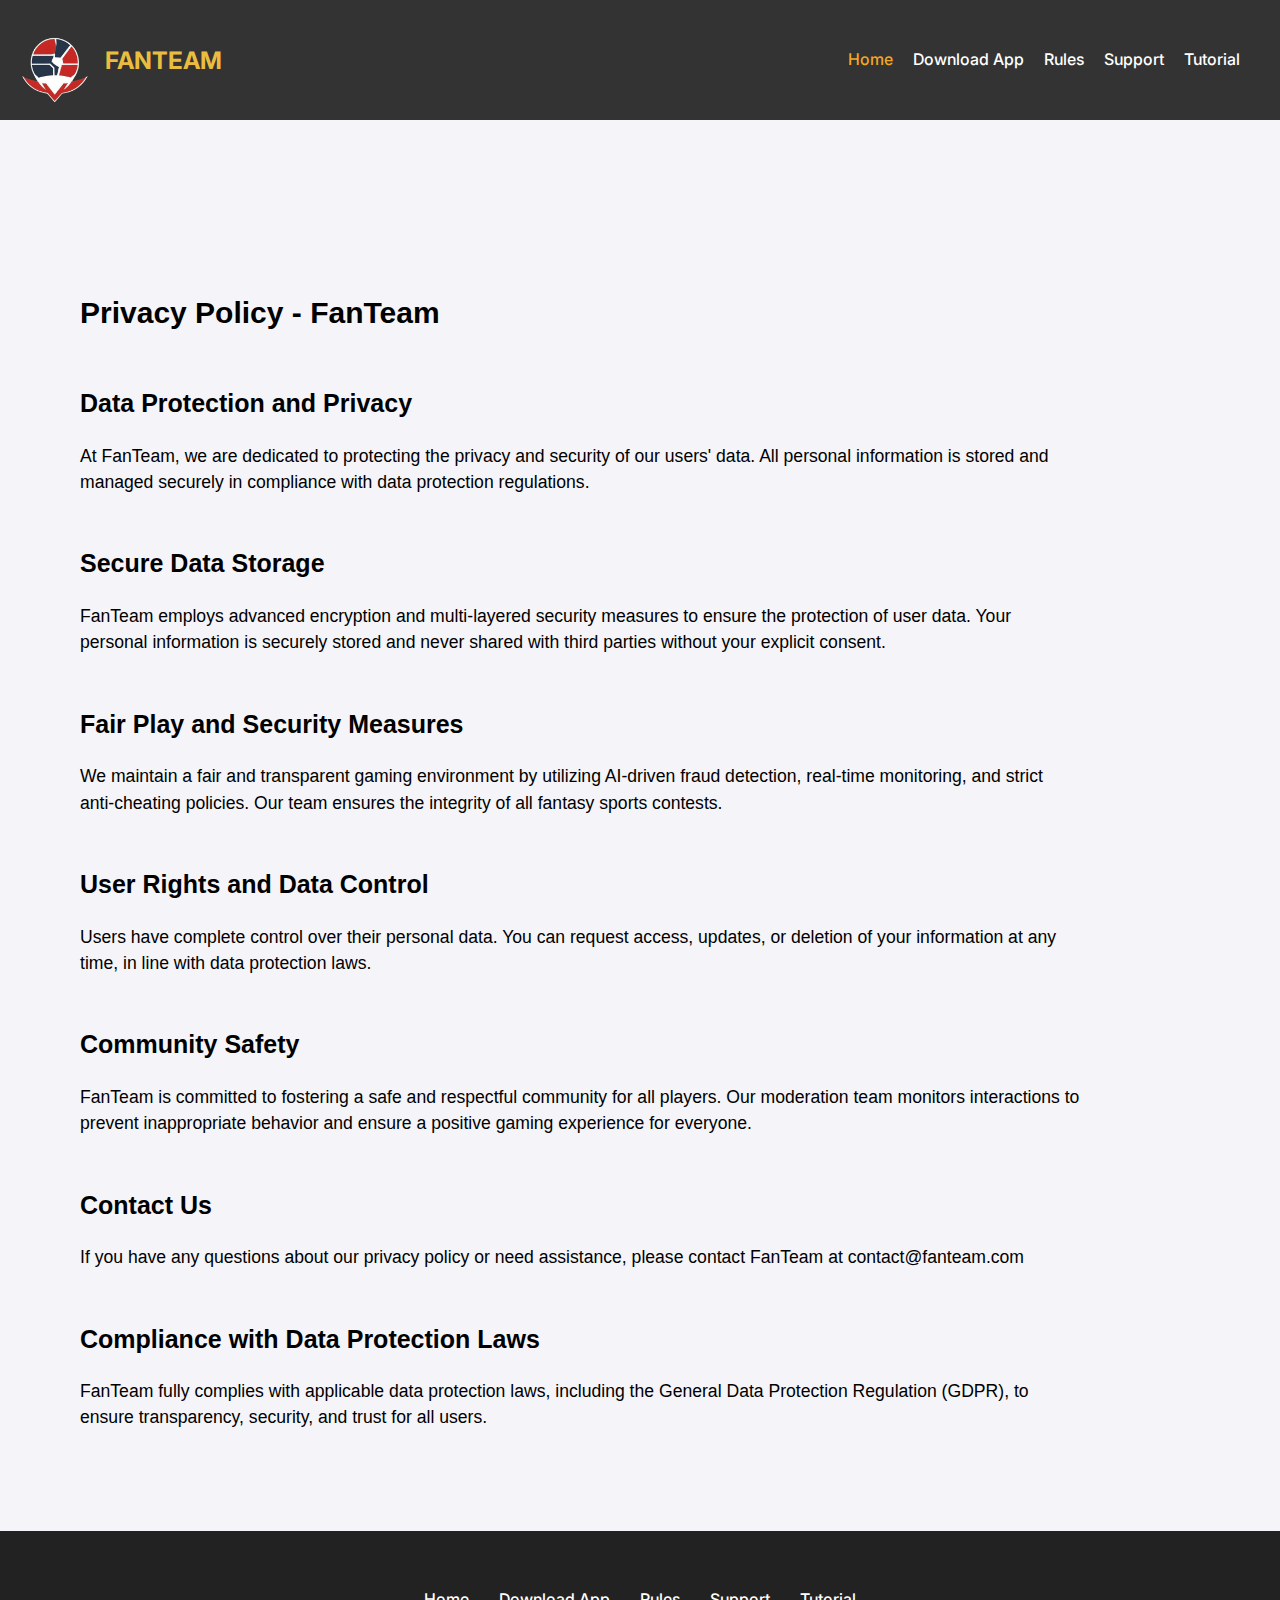
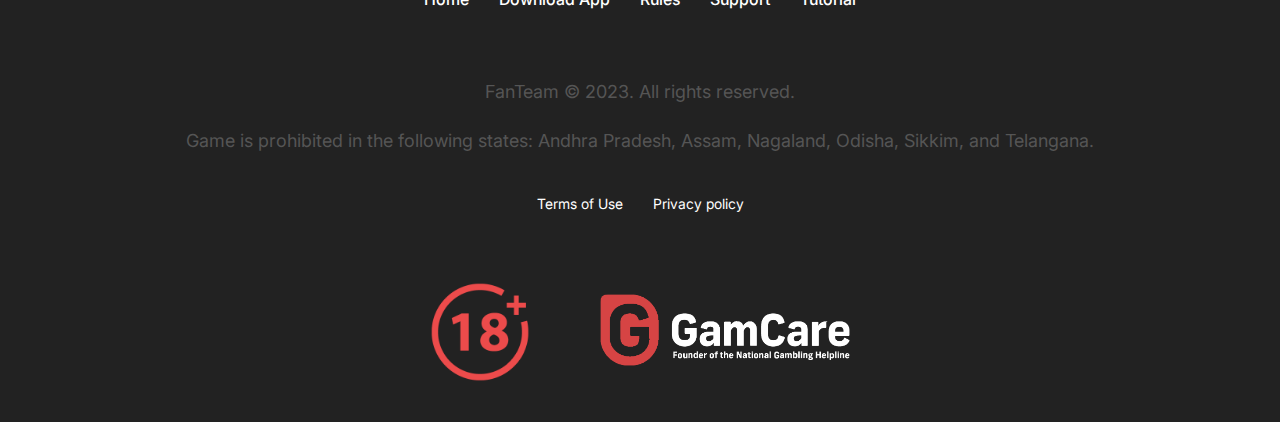
<file: privacy-policy.html>
<!DOCTYPE html>
<html lang="en" data-validate="html">
  <head>
    <meta charset="UTF-8" />
    <meta name="viewport" content="width=device-width, initial-scale=1.0" />
    <link rel="icon" type="image/png" href="images/favicon.png" />
    <title>Privacy Policy - FanTeam</title>
    <meta
      name="description"
      content="Read the FanTeam Privacy Policy to understand how we collect, use, and protect your personal data while you enjoy our fantasy sports platform."
    />
    <link rel="stylesheet" href="styles/styles.css" />
  </head>

  <body>
    <div id="popup" class="popup">
      <div class="popup-content">
        <span class="close-btn" onclick="closePopup()">&times;</span>
        <img src="images/18+.png" alt="18+" />
        <h2>Important Information</h2>
        <p>
          Participation in fantasy sports is subject to the laws of India. These
          games are considered a "game of skill" under Indian legislation and
          are permitted in most states. However, individuals residing in Andhra
          Pradesh, Assam, Nagaland, Odisha, Sikkim, and Telangana are not
          allowed to participate due to local regulations. To use this platform,
          users must be at least 18 years old. We encourage responsible play and
          advise you to ensure that you comply with all relevant legal
          requirements before getting involved.
        </p>
      </div>
    </div>
    <!-- Header -->
    <header>
      <nav>
        <div class="logo">
          <a href="/" class="logo-img">
            <img src="images/logo.png" alt="logo" />
            <span>FanTeam</span>
          </a>
        </div>
        <div class="burger-menu" onclick="toggleMenu()">
          <span></span>
          <span></span>
          <span></span>
        </div>
        <ul class="nav-links">
          <li><a href="/" class="current">Home</a></li>
          <li><a href="download/">Download App</a></li>
          <li><a href="rules/">Rules</a></li>
          <li><a href="support/">Support</a></li>
          <li><a href="tutorial/">Tutorial</a></li>
        </ul>
      </nav>
    </header>

    <main>
      <div class="dop-style animation">
        <h1>Privacy Policy - FanTeam</h1>

        <div>
          <h2>Data Protection and Privacy</h2>
          <p>
            At FanTeam, we are dedicated to protecting the privacy and security
            of our users' data. All personal information is stored and managed
            securely in compliance with data protection regulations.
          </p>
        </div>

        <div>
          <h2>Secure Data Storage</h2>
          <p>
            FanTeam employs advanced encryption and multi-layered security
            measures to ensure the protection of user data. Your personal
            information is securely stored and never shared with third parties
            without your explicit consent.
          </p>
        </div>

        <div>
          <h2>Fair Play and Security Measures</h2>
          <p>
            We maintain a fair and transparent gaming environment by utilizing
            AI-driven fraud detection, real-time monitoring, and strict
            anti-cheating policies. Our team ensures the integrity of all
            fantasy sports contests.
          </p>
        </div>

        <div>
          <h2>User Rights and Data Control</h2>
          <p>
            Users have complete control over their personal data. You can
            request access, updates, or deletion of your information at any
            time, in line with data protection laws.
          </p>
        </div>

        <div>
          <h2>Community Safety</h2>
          <p>
            FanTeam is committed to fostering a safe and respectful community
            for all players. Our moderation team monitors interactions to
            prevent inappropriate behavior and ensure a positive gaming
            experience for everyone.
          </p>
        </div>

        <div>
          <h2>Contact Us</h2>
          <p>
            If you have any questions about our privacy policy or need
            assistance, please contact FanTeam at
            <a class="mail-link" href="mailto:contact@fanteam.com"
              >contact@fanteam.com</a
            >
          </p>
        </div>

        <div>
          <h2>Compliance with Data Protection Laws</h2>
          <p>
            FanTeam fully complies with applicable data protection laws,
            including the General Data Protection Regulation (GDPR), to ensure
            transparency, security, and trust for all users.
          </p>
        </div>
      </div>
    </main>

    <footer>
      <div class="footer-nav">
        <ul>
          <li><a href="/">Home</a></li>
          <li><a href="download/">Download App</a></li>
          <li><a href="rules/">Rules</a></li>
          <li><a href="support/">Support</a></li>
          <li><a href="tutorial/">Tutorial</a></li>
        </ul>
      </div>

      <div class="footer-info">
        <p>FanTeam © 2023. All rights reserved.</p>
        <p>
          Game is prohibited in the following states: Andhra Pradesh, Assam,
          Nagaland, Odisha, Sikkim, and Telangana.
        </p>
        <div class="footer-links">
          <a class="link" href="terms-conditions.html">Terms of Use</a>
          <div>
            <a class="link" href="privacy-policy.html">Privacy policy</a>
          </div>
        </div>
        <div class="footer-icon">
          <img src="images/18+.png" alt="18+" />
          <a href=" https://www.gamcare.org.uk/" class="game-link"
            ><img src="images/gamecare.png" alt="Logotype" class="game-image"
          /></a>
        </div>
      </div>
    </footer>
    <script type="module" src="script/main.js"></script>
  </body>
</html>
</file>
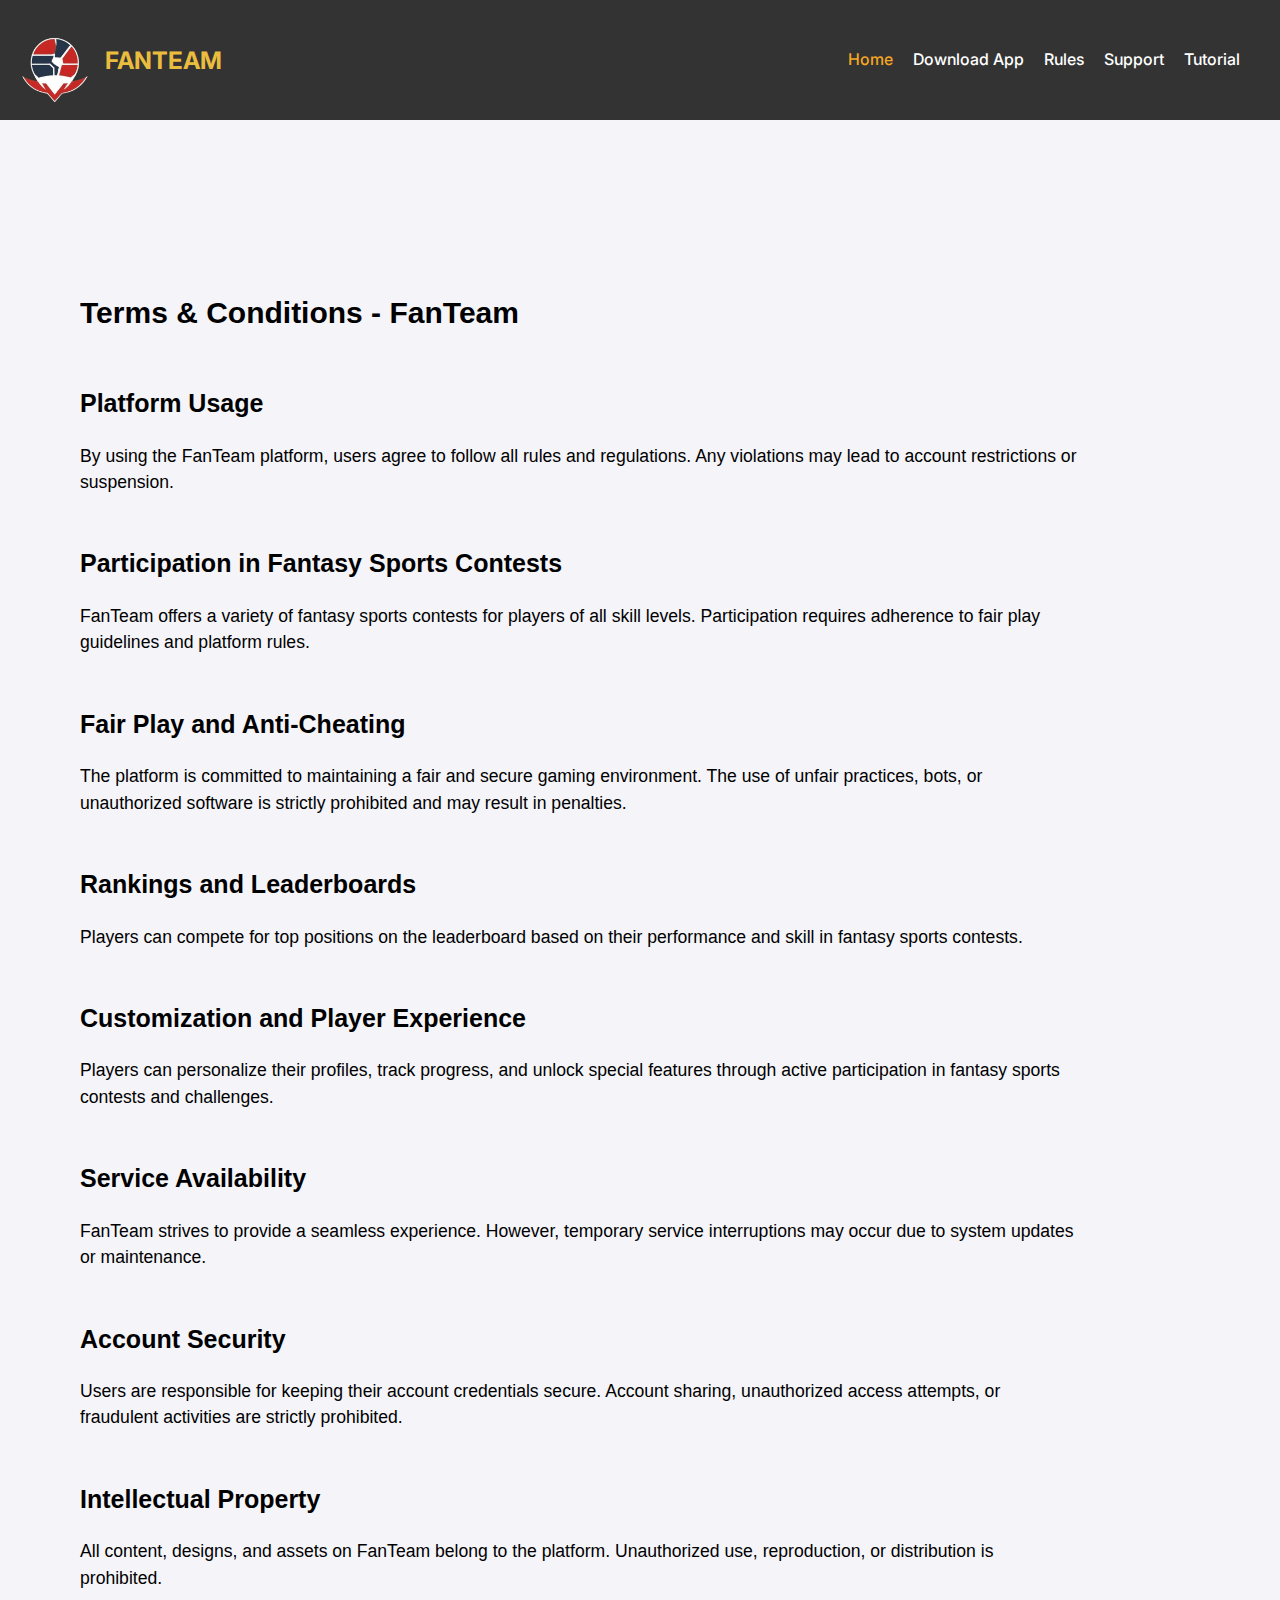
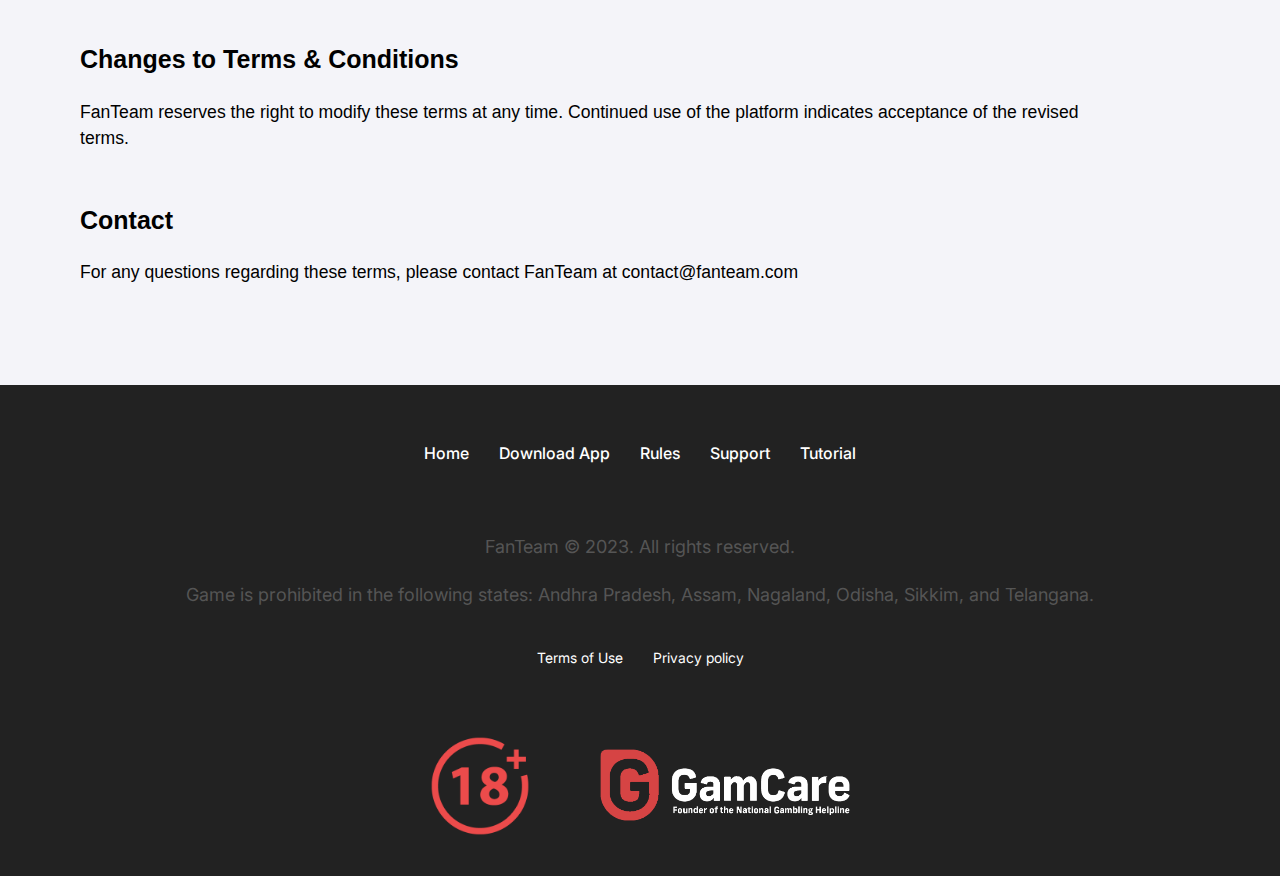
<file: terms-conditions.html>
<!DOCTYPE html>
<html lang="en" data-validate="html">
  <head>
    <meta charset="UTF-8" />
    <meta name="viewport" content="width=device-width, initial-scale=1.0" />
    <link rel="icon" type="image/png" href="images/favicon.png" />
    <title>Terms & Conditions - FanTeam</title>
    <meta
      name="description"
      content="Review the FanTeam Terms & Conditions to understand the rules, guidelines, and policies governing your use of our fantasy sports platform."
    />
    <link rel="stylesheet" href="styles/styles.css" />
  </head>

  <body>
    <div id="popup" class="popup">
      <div class="popup-content">
        <span class="close-btn" onclick="closePopup()">&times;</span>
        <img src="images/18+.png" alt="18+" />
        <h2>Important Information</h2>
        <p>
          Participation in fantasy sports is subject to the laws of India. These
          games are considered a "game of skill" under Indian legislation and
          are permitted in most states. However, individuals residing in Andhra
          Pradesh, Assam, Nagaland, Odisha, Sikkim, and Telangana are not
          allowed to participate due to local regulations. To use this platform,
          users must be at least 18 years old. We encourage responsible play and
          advise you to ensure that you comply with all relevant legal
          requirements before getting involved.
        </p>
      </div>
    </div>

    <!-- Header -->
    <header>
      <nav>
        <div class="logo">
          <a href="/" class="logo-img">
            <img src="images/logo.png" alt="logo" />
            <span>FanTeam</span>
          </a>
        </div>
        <div class="burger-menu" onclick="toggleMenu()">
          <span></span>
          <span></span>
          <span></span>
        </div>
        <ul class="nav-links">
          <li><a href="/" class="current">Home</a></li>
          <li><a href="download/">Download App</a></li>
          <li><a href="rules/">Rules</a></li>
          <li><a href="support/">Support</a></li>
          <li><a href="tutorial/">Tutorial</a></li>
        </ul>
      </nav>
    </header>
    <main>
      <div class="dop-style animation">
        <h1>Terms & Conditions - FanTeam</h1>

        <div>
          <h2>Platform Usage</h2>
          <p>
            By using the FanTeam platform, users agree to follow all rules and
            regulations. Any violations may lead to account restrictions or
            suspension.
          </p>
        </div>

        <div>
          <h2>Participation in Fantasy Sports Contests</h2>
          <p>
            FanTeam offers a variety of fantasy sports contests for players of
            all skill levels. Participation requires adherence to fair play
            guidelines and platform rules.
          </p>
        </div>

        <div>
          <h2>Fair Play and Anti-Cheating</h2>
          <p>
            The platform is committed to maintaining a fair and secure gaming
            environment. The use of unfair practices, bots, or unauthorized
            software is strictly prohibited and may result in penalties.
          </p>
        </div>

        <div>
          <h2>Rankings and Leaderboards</h2>
          <p>
            Players can compete for top positions on the leaderboard based on
            their performance and skill in fantasy sports contests.
          </p>
        </div>

        <div>
          <h2>Customization and Player Experience</h2>
          <p>
            Players can personalize their profiles, track progress, and unlock
            special features through active participation in fantasy sports
            contests and challenges.
          </p>
        </div>

        <div>
          <h2>Service Availability</h2>
          <p>
            FanTeam strives to provide a seamless experience. However, temporary
            service interruptions may occur due to system updates or
            maintenance.
          </p>
        </div>

        <div>
          <h2>Account Security</h2>
          <p>
            Users are responsible for keeping their account credentials secure.
            Account sharing, unauthorized access attempts, or fraudulent
            activities are strictly prohibited.
          </p>
        </div>

        <div>
          <h2>Intellectual Property</h2>
          <p>
            All content, designs, and assets on FanTeam belong to the platform.
            Unauthorized use, reproduction, or distribution is prohibited.
          </p>
        </div>

        <div>
          <h2>Changes to Terms & Conditions</h2>
          <p>
            FanTeam reserves the right to modify these terms at any time.
            Continued use of the platform indicates acceptance of the revised
            terms.
          </p>
        </div>

        <div>
          <h2>Contact</h2>
          <p>
            For any questions regarding these terms, please contact FanTeam at
            <a class="mail-link" href="mailto:contact@fanteam.com"
              >contact@fanteam.com</a
            >
          </p>
        </div>
      </div>
    </main>

    <footer>
      <div class="footer-nav">
        <ul>
          <li><a href="/">Home</a></li>
          <li><a href="download/">Download App</a></li>
          <li><a href="rules/">Rules</a></li>
          <li><a href="support/">Support</a></li>
          <li><a href="tutorial/">Tutorial</a></li>
        </ul>
      </div>

      <div class="footer-info">
        <p>FanTeam © 2023. All rights reserved.</p>
        <p>
          Game is prohibited in the following states: Andhra Pradesh, Assam,
          Nagaland, Odisha, Sikkim, and Telangana.
        </p>
        <div class="footer-links">
          <a class="link" href="terms-conditions.html">Terms of Use</a>
          <div>
            <a class="link" href="privacy-policy.html">Privacy policy</a>
          </div>
        </div>
        <div class="footer-icon">
          <img src="images/18+.png" alt="18+" />
          <a href=" https://www.gamcare.org.uk/" class="game-link"
            ><img src="images/gamecare.png" alt="Logotype" class="game-image"
          /></a>
        </div>
      </div>
    </footer>
    <script type="module" src="script/main.js"></script>
  </body>
</html>
</file>
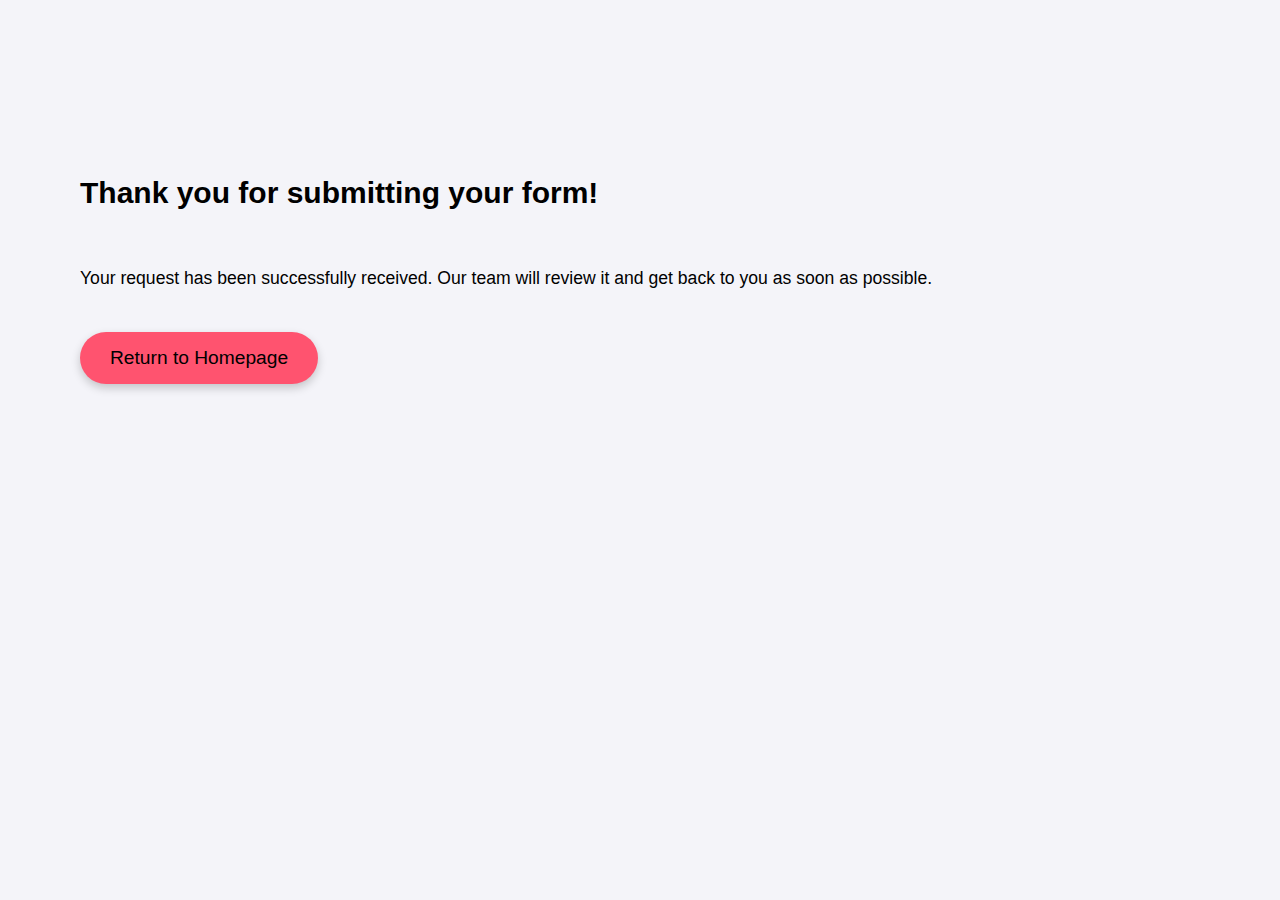
<file: thanks.html>
<!DOCTYPE html>
<html lang="en" data-validate="html">
  <head>
    <meta charset="UTF-8" />
    <meta name="viewport" content="width=device-width, initial-scale=1.0" />
    <link rel="icon" type="image/png" href="images/favicon.png" />
    <title>Thank You for Your Submission - FanTeam</title>
    <meta
      name="description"
      content="Thank you for submitting your form! We’ve received your request and will get back to you shortly. Stay tuned for updates from FanTeam."
    />
    <link rel="stylesheet" href="styles/styles.css" />
  </head>

  <body>
    <main class="thanks dop-style">
      <h1 class="thanks__title">Thank you for submitting your form!</h1>
      <p class="thanks__text">
        Your request has been successfully received. Our team will review it and
        get back to you as soon as possible.
      </p>

      <div class="hero-link-container">
        <a href="/" class="download-btn">Return to Homepage</a>
      </div>
    </main>
  </body>
</html>
</file>
<file: styles/styles.css>
@font-face {
    font-family: 'Inter';
    font-style: normal;
    font-weight: 300;
    font-display: swap;
    src: url(../fonts/Inter-Light.woff) format('woff');
}

@font-face {
    font-family: 'Inter';
    font-style: normal;
    font-weight: 400;
    font-display: swap;
    src: url('../fonts/Inter-Regular.woff') format('woff');
}

@font-face {
    font-family: 'Inter';
    font-style: normal;
    font-weight: 500;
    font-display: swap;
    src: url('../fonts/Inter-Medium.woff') format('woff');
}

@font-face {
    font-family: 'Inter';
    font-style: normal;
    font-weight: 600;
    font-display: swap;
    src: url('../fonts/Intert-Bold.woff') format('woff');
}

.dop-style {
    padding: 150px 80px;
    padding-bottom: 50px;
    text-align: left;
    font-family: "Arial";
    margin: 0 auto;
    max-width: 1200px;

    h1 {
        margin-bottom: 50px;
        line-height: 150%;
        font-size: 30px;
        color: #000;
    }

    h2 {
        margin-bottom: 20px;
        line-height: 150%;
        font-size: 25px;
        color: #000;
    }

    p {
        max-width: 1000px;
        line-height: 150%;
        color: #000;
    }

    div {
        margin-bottom: 50px;
    }

    a {
        color: #000;
    }

    & .button.primary-button {
        margin-top: 40px;
        animation: none;
        width: 200px;
        color: #fff;
    }

    @media screen and (max-width: 479px) {
        padding: 150px 30px;

        h1 {
            font-size: 25px;
        }

        h2 {
            font-size: 20px;
        }
    }
}

body {
    font-family: Inter, sans-serif;
    margin: 0;
    padding: 0;
    background-color: #f4f4f9;
    color: #333;
    max-width: 1700px;
    min-width: 320px;
    margin: 0 auto;
}

.landing {
    display: none;
}

main {
    overflow: hidden;
}

/* Общие стили для шапки */
header {
    background-color: #333;
    /* Темный фон */
    padding: 15px 20px;
    position: sticky;
    top: 0;
    z-index: 100;
}

nav {
    display: flex;
    justify-content: space-between;
    align-items: center;
}

.logo-img {
    font-size: 24px;
    font-weight: bold;
    color: #eabd3f;
    text-transform: uppercase;
    display: flex;
    align-items: center;
    column-gap: 15px;

    &:hover {
        text-decoration: none;
    }

    img {
        max-width: 70px;
    }


}

.nav-links {
    display: flex;
    list-style-type: none;
    padding: 0;
    margin: 0;
}

.nav-links li {
    margin-right: 20px;
}

.nav-links li a {
    color: #fff;
    text-decoration: none;
    font-size: 16px;
    font-weight: 500;
    transition: color 0.3s ease;

    &.current {
        color: #f5a623;
    }
}

.nav-links li a:hover {
    color: #f5a623;
    /* Цвет при наведении */
}

/* Стили для бургер-меню */
.burger-menu {
    display: none;
    flex-direction: column;
    cursor: pointer;
    justify-content: space-around;
    width: 30px;
    height: 25px;
}

.burger-menu span {
    background-color: #fff;
    height: 3px;
    width: 100%;
    border-radius: 5px;
}

/* Мобильные стили для экрана 991px и ниже */
@media (max-width: 991px) {
    .nav-links {
        display: none;
        /* Скрыть меню по умолчанию */
        position: absolute;
        top: 80px;
        right: 20px;
        background-color: #333;
        border-radius: 10px;
        box-shadow: 0 5px 15px rgba(0, 0, 0, 0.1);
        width: 200px;
        flex-direction: column;
        padding: 10px 0;
    }

    .nav-links li {
        margin: 15px 0;
        text-align: center;
    }

    .nav-links li a {
        font-size: 18px;
    }

    .burger-menu {
        display: flex;
        /* Показывать бургер-меню */
    }

    .nav-links.active {
        display: flex;
        /* Показать меню при активации */
    }

    .nav-links li a:hover {
        color: #f5a623;
    }
}

/* Стиль для открытого меню (активного состояния) */
.nav-links.active {
    display: flex;
}



/* Общие стили для блока hero */
.hero {
    background-image: linear-gradient(#08090871, #1112118e), url("../images/hero-bg.jpg");
    background-size: cover;
    background-repeat: no-repeat;

    background-position: 0 0, 80% 60%;
    position: relative;
    display: flex;
    justify-content: center;
    align-items: center;
    color: #fff;
    /* Белый цвет текста */
    text-align: center;
    padding: 100px 20px;
    /* Отступы по бокам */
}


/* Стили для контента внутри hero */
.hero-content {
    z-index: 1;
    max-width: 800px;
    /* Максимальная ширина контента */
    margin: 0 auto;
    /* Центрирование по горизонтали */
}

.hero h1 {
    font-size: 3rem;
    font-weight: 700;
    text-transform: uppercase;
    /* Заглавные буквы */
    letter-spacing: 2px;
    /* Пробел между буквами */
    margin-bottom: 20px;
    /* Отступ снизу */
    line-height: 1.2;
}

.hero p {
    font-size: 1.2rem;
    margin-bottom: 30px;
    /* Отступ снизу */
    line-height: 1.6;
    color: #fff;
}




.about {
    background-color: #fff;
    padding: 80px 20px;
    display: flex;
    justify-content: center;
    align-items: center;
    column-gap: 70px;
    align-items: start;
}

.about-container {
    background: white;
    padding: 40px;
    border-radius: 12px;
    box-shadow: 0 10px 20px rgba(0, 0, 0, 0.2);
    max-width: 800px;
    text-align: center;
    animation: fadeIn 1s ease-in-out;
}

.about h2 {
    font-size: 36px;
    margin-bottom: 20px;
    color: #ff536f;
    text-transform: uppercase;
    letter-spacing: 2px;
}

.about p {
    font-size: 18px;
    line-height: 1.6;
    color: #444;
    margin-bottom: 15px;
}

.about-content {
    max-width: 600px;
}

/* Анимация появления */
@keyframes fadeIn {
    from {
        opacity: 0;
        transform: translateY(30px);
    }

    to {
        opacity: 1;
        transform: translateY(0);
    }
}

/* Адаптив для мобильных */
@media (max-width: 768px) {
    .about {
        padding: 50px 15px;
    }

    .about-container {
        padding: 30px;
    }

    .about h2 {
        font-size: 28px;
    }

    .about p {
        font-size: 16px;
    }
}

.download {
    background: linear-gradient(45deg, rgb(12, 9, 52), rgb(7, 80, 150));
    color: #fff;
    text-align: center;
    padding: 80px 30px;
    display: flex;
    justify-content: center;
    align-items: center;

}

.download-container {
    max-width: 800px;
    padding: 40px;
    background: rgba(255, 255, 255, 0.1);
    border-radius: 12px;
    box-shadow: 0 10px 20px rgba(0, 0, 0, 0.2);
    backdrop-filter: blur(10px);
    animation: fadeIn 1s ease-in-out;
}

.download h2 {
    font-size: 36px;
    margin-bottom: 20px;
    text-transform: uppercase;
    letter-spacing: 2px;
    color: #ff536f;
}

.download p {
    font-size: 18px;
    line-height: 1.6;
    margin-bottom: 20px;
    color: #f4f4f4;
}

.download-btn {
    background-color: #ff536f;
    color: #fff;
    border: none;
    padding: 15px 30px;
    font-size: 18px;
    cursor: pointer;
    border-radius: 5px;
    text-decoration: none;
    transition: 0.3s ease-in-out;
    box-shadow: 0 4px 10px rgba(0, 0, 0, 0.2);
}

.download-btn:hover {
    background-color: #c13450;
    transform: scale(1.05);
    box-shadow: 0 6px 15px rgba(0, 0, 0, 0.3);
}

/* Анимация появления */
@keyframes fadeIn {
    from {
        opacity: 0;
        transform: translateY(30px);
    }

    to {
        opacity: 1;
        transform: translateY(0);
    }
}



/* Адаптив для мобильных устройств */
@media (max-width: 768px) {
    .download {
        padding: 50px 15px;
    }

    .download-container {
        padding: 30px;
    }

    .download h2 {
        font-size: 28px;
    }

    .download p {
        font-size: 16px;
    }

    .download-btn {
        padding: 12px 25px;
        font-size: 16px;
    }
}

.advantages {
    background: #ffffff;
    /* Белый фон для блока */
    color: #333333;
    /* Темно-серый текст */
    text-align: center;
    padding: 80px 20px;
    box-shadow: 0 4px 10px rgba(0, 0, 0, 0.1);
    /* Легкая тень для контраста */
}

.advantage-img {
    max-width: 150px;
}

.advantages h2 {
    font-size: 36px;
    margin-bottom: 30px;
    text-transform: uppercase;
    letter-spacing: 2px;
    color: #4f4f4f;
    /* Светлый темно-серый цвет для заголовка */
}

.advantages-list {
    display: flex;
    flex-wrap: wrap;
    justify-content: center;
    gap: 30px;
    max-width: 1100px;
    margin: 0 auto;
}

.advantage {
    background: #f9f9f9;
    /* Очень светлый серый фон для карточек */
    padding: 25px;
    border-radius: 12px;
    width: 30%;
    min-width: 250px;
    box-shadow: 0 5px 15px rgba(0, 0, 0, 0.1);
    /* Легкая тень для карточек */
    transition: 0.3s ease-in-out;
    position: relative;
    overflow: hidden;
}

.advantage-icon {
    width: 50px;
    height: 50px;
    margin-bottom: 20px;
    transition: transform 0.3s ease-in-out;
}

.advantage h3 {
    font-size: 22px;
    margin-bottom: 10px;
    color: #f46e6e;
    /* Синий цвет для заголовков в карточках */
}

.advantage p {
    font-size: 16px;
    line-height: 1.5;
    color: #555555;
    /* Темно-серый цвет для текста в карточках */
}

/* Анимация для картинок */
.advantage:hover .advantage-icon {
    transform: scale(1.1);
}

/* Анимация при наведении на карточку */
.advantage:hover {
    transform: scale(1.05);
    box-shadow: 0 8px 20px rgba(0, 0, 0, 0.2);
    /* Более заметная тень при наведении */
}

/* Адаптив для мобильных устройств */
@media (max-width: 768px) {

    .advantages {
        padding: 50px 15px;
    }

    .advantages-list {
        flex-direction: column;
        align-items: center;
    }

    .advantage {
        width: 80%;
    }

    .advantage-icon {
        width: 40px;
        height: 40px;
    }
}

/* Темные стили для блока отзывов */
.reviews {
    background-image: linear-gradient(#08090837, #1112117d), url("../images/reviews-bg.jpg");
    background-size: cover;
    background-position: bottom;
    padding: 60px 20px;
    padding-top: 80px;
    color: #f5f5f5;
    text-align: center;
    position: relative;
    background-color: #222;
    /* Темный фон для секции */
}

.reviews h2 {
    font-size: 2.5rem;
    margin-bottom: 40px;
    font-weight: 700;
    letter-spacing: 1px;
    color: #fff;
    /* Белый цвет для заголовка */
}

.slider {
    width: 100%;
    overflow: hidden;
    position: relative;
    display: flex;
    flex-direction: column;
    justify-content: space-between;
    max-width: 1000px;
    position: relative;
    margin: 0 auto;
}

.slides {
    display: flex;
    transition: transform 0.5s ease-in-out;

    &.dropdown-wrapper {
        flex-flow: row;
    }
}

.slide {
    min-width: 100%;
    box-sizing: border-box;
    box-shadow: rgba(99, 99, 99, 0.2) 0px 2px 8px 0px;
    padding: 20px;
    border: 2px solid #fff;
    border-radius: 10px;
    backdrop-filter: blur(10px);
}

.slide img {
    border-radius: 50%;
    width: 100px;
    height: 100px;
    object-fit: cover;
    margin-bottom: 20px;
    transition: transform 0.3s ease;
}

.slide img:hover {
    transform: scale(1.1);
    /* Увеличение картинки при наведении */
}

.slide p {
    font-size: 1.1rem;
    line-height: 1.6;
    font-style: italic;
    color: #ddd;
    /* Светлый цвет для текста */
}

.slide strong {
    font-weight: 600;
    font-size: 1.2rem;
    color: #fff;
    /* Белый цвет для имен пользователей */
}


.control {
    width: 80px;
    height: 80px;
    border-radius: 50%;
    cursor: pointer;
    border: 1px solid #000;
    background-color: transparent;
    z-index: 1;
    top: 50%;
    transform: translateY(-50%);

    &:hover:not(.focus-visible) {
        opacity: 0.8;
        transition: 0.1s;
    }

    &:active:not(.focus-visible) {
        opacity: 0.6;
        transition: 0.1s;
    }

    &:focus-visible {
        opacity: 0.8;
        transition: 0.1s;
        outline: none;
    }
}

.control-prev,
.control-next {
    mask-image: url("../images/arr.svg");
    mask-repeat: no-repeat;
    mask-size: 50px 50px;
    background-color: #fff;
    mask-position: left;
    margin-top: 80px;
}

.control-prev {
    transform: translateY(-50%) rotate(180deg);
}


.prev:hover,
.next:hover {
    background-color: rgba(0, 0, 0, 0.8);
    /* Темнеющий фон при наведении */
}




/* Стили для блока контактов */
.contacts {
    background-color: #222;
    /* Темный фон для блока */
    color: #fff;
    /* Белый цвет текста для контраста */
    padding: 60px 20px;
    text-align: center;
    border-radius: 10px;
    box-shadow: 0 4px 10px rgba(0, 0, 0, 0.3);
    max-width: 1000px;
    margin: 0 auto;
    margin-top: 80px;
    margin-bottom: 80px;
}

.contacts h2 {
    font-size: 2.5rem;
    margin-bottom: 20px;
    font-weight: 700;
    color: #f5f5f5;
    text-transform: uppercase;
    letter-spacing: 2px;
}

.contacts p {
    font-size: 1.2rem;
    color: #ccc;
    /* Светлый цвет для параграфов */
    margin: 10px 0;
}

form {
    margin-top: 20px;
}

.index-form {
    display: flex;
    flex-direction: column;
    align-items: start;
    max-width: 430px;
    margin: 0 auto;
    margin-top: 40px;

    div {
        margin-bottom: 20px;
    }
}

.index-email {
    width: 100%;
    max-width: 400px;
    padding: 15px;
    font-size: 1rem;
    border: none;
    border-radius: 5px;
    background-color: #333;
    color: #fff;
    margin-bottom: 20px;
    transition: background-color 0.3s ease;
}

input[type="email"]:focus {
    background-color: #444;
    /* Темнее фон при фокусе */
    outline: none;
}

button {
    padding: 15px 30px;
    font-size: 1rem;
    border: none;
    border-radius: 5px;
    background-color: #f5a623;
    /* Яркая кнопка */
    color: #fff;
    cursor: pointer;
    transition: background-color 0.3s ease;
}

button:hover {
    background-color: #d98b1b;
    /* Тёмно-оранжевый цвет при наведении */
}

button:active {

    background-color: #d98b1b;
}

form p {
    font-size: 1rem;
    color: #bbb;
    /* Цвет текста для сообщений */
    margin-top: 10px;
}

/* Анимация для формы */
@keyframes fadeIn {
    0% {
        opacity: 0;
        transform: translateY(20px);
    }

    100% {
        opacity: 1;
        transform: translateY(0);
    }
}

.contacts form {
    animation: fadeIn 0.6s ease-out;
}

/* Стили для футера */
footer {
    background-color: #222;
    /* Темный фон футера */
    color: #fff;
    /* Белый текст для контраста */
    padding: 40px 20px;
    display: flex;
    flex-direction: column;
    align-items: center;
    justify-content: center;
    text-align: center;
    font-family: Inter, sans-serif;
}

.footer-nav {
    width: 100%;
    margin-bottom: 20px;
}

.footer-nav ul {
    list-style: none;
    padding: 0;
    display: flex;
    justify-content: center;
    gap: 30px;
}

.footer-nav li {
    font-size: 1rem;
}

.footer-nav a {
    text-decoration: none;
    color: #fff;
    font-weight: 500;
    transition: color 0.3s ease;
}

.footer-nav a:hover {
    color: #f5a623;
    /* Цвет при наведении на ссылку */
}

.footer-info {
    width: 100%;
    margin-top: 20px;
    font-size: 0.9rem;
    color: #bbb;
    display: flex;
    flex-direction: column;
    align-items: center;
    /* Более светлый цвет для дополнительного текста */
}

.footer-info p {
    margin: 10px 0;
}

.footer-info img {
    margin-top: 10px;
    width: 100px;
    height: auto;
}

.footer-links {
    display: flex;
    column-gap: 30px;
    max-width: fit-content;
    margin-bottom: 60px;
    margin-top: 30px;
}

.link {
    color: #fff;
}

.footer-icon {
    display: flex;
    column-gap: 70px;
    align-items: center;
}

.game-link {
    max-width: 250px;
    display: block;

    img {
        width: 100%;
    }
}

@media (max-width: 768px) {
    .footer-nav ul {
        flex-direction: column;
        gap: 15px;
    }

    .footer-info p {
        font-size: 0.85rem;
    }

    .footer-info img {
        width: 70px;
    }

    .game-link {
        width: 130px;

        img {
            width: 100%;
        }
    }


}

/* Кнопка скачивания */
/* Основные стили кнопки */
.download-btn {
    background-color: #ff536f;
    color: #fff;
    border: none;
    padding: 15px 30px;
    font-size: 18px;
    cursor: pointer;
    border-radius: 5px;
    text-decoration: none;
    transition: 0.3s ease-in-out;
    box-shadow: 0 4px 10px rgba(0, 0, 0, 0.2);
    animation: pulse 2s infinite;
    /* Зацикленная анимация пульсации */
}

/* При наведении на кнопку */
.download-btn:hover {
    background-color: #c13450;
    transform: scale(1.05);
    box-shadow: 0 6px 15px rgba(0, 0, 0, 0.3);
}

/* Анимация пульсации */
@keyframes pulse {
    0% {
        transform: scale(1);
        box-shadow: 0 4px 10px rgba(0, 0, 0, 0.2);
        /* Исходное состояние */
    }

    50% {
        transform: scale(1.1);
        /* Увеличение кнопки */
        box-shadow: 0 6px 20px rgba(0, 0, 0, 0.3);
        /* Усиление тени */
    }

    100% {
        transform: scale(1);
        box-shadow: 0 4px 10px rgba(0, 0, 0, 0.2);
        /* Возвращение в исходное состояние */
    }
}

@keyframes arr {
    0% {
        top: -100px;
        transition: 0.2s;
    }

    50% {
        top: -80px;
        transition: 0.2s;
    }

    100% {
        top: -100px;
        transition: 0.2s;
    }
}

/* Стили для попапа */
.popup {
    display: none;
    /* Скрыт по умолчанию */
    position: fixed;
    top: 0;
    left: 0;
    width: 100%;
    height: 100%;
    background-color: rgba(0, 0, 0, 0.7);
    /* Затемняющий фон */
    z-index: 1000;
    justify-content: center;
    align-items: center;

    img {
        max-width: 200px;
    }
}

.popup-content {
    background-color: #fff;
    padding: 20px;
    border-radius: 10px;
    max-width: 600px;
    width: 80%;
    box-shadow: 0 4px 8px rgba(0, 0, 0, 0.3);
    text-align: center;
}

.popup h2 {
    font-size: 24px;
    margin-bottom: 20px;
}

.popup p {
    font-size: 16px;
    line-height: 1.5;
    color: #333;
}

.close-btn {
    position: absolute;
    top: 10px;
    right: 10px;
    font-size: 30px;
    color: #fff;
    cursor: pointer;
    background: none;
    border: none;
}

.close-btn:hover {
    color: #ff536f;
}

/* General Styles */



h2 {
    font-size: 2rem;
    color: #333;
    margin-bottom: 50px;
}

p {
    font-size: 1.1rem;
    line-height: 1.6;
    color: #555;
    margin-bottom: 20px;
}

img {
    max-width: 100%;
    border-radius: 8px;
    margin-top: 20px;
}

/* Section Styles */
.app-info,
.download-app {
    background-color: white;
    margin-bottom: 30px;
    padding: 40px 80px;
    border-radius: 10px;
    box-shadow: 0 4px 15px rgba(0, 0, 0, 0.1);
}

.download-app {
    position: relative;

    &::before {
        content: "";
        position: absolute;
        background-image: url('../images/download-bg.jpg');
        background-size: cover;

        background-repeat: no-repeat;
        width: 50%;
        height: 100%;
        top: 0;
        right: 0;
    }
}

.app-info {
    background: rgb(42, 66, 101);

}



.app-info-content,
.download-app-content {
    max-width: 1100px;
    margin: 0 auto;
    text-align: center;
}

.app-info h2,
.download-app h2,
.download-app h1 {
    color: #f66;
    font-size: 2.2rem;
}


.app-info p,
.download-app p {
    color: #555;
    font-size: 1.2rem;
    line-height: 1.8;
    margin-top: 10px;
}

.app-info-image,
.download-app-image {
    max-width: 600px;
    margin-top: 20px;
}

.app-info-block {
    background-color: #ffffff;
    /* Белый фон для карточки */
    padding: 20px;
    border-radius: 12px;
    /* Округлые углы */
    box-shadow: 0 4px 8px rgba(0, 0, 0, 0.1);
    /* Легкая тень */
    transition: all 0.3s ease;
    /* Плавный переход */
    display: flex;
    flex-direction: column;
    align-items: center;
    justify-content: center;
    text-align: center;
}

.app-info-block h3 {
    font-size: 24px;
    color: #2e3b4e;
    /* Темно-синий цвет для заголовка */
    margin-bottom: 15px;
    font-weight: 600;
}

.app-info-block p {
    font-size: 16px;
    color: #555555;
    /* Теплый серый цвет для текста */
    line-height: 1.5;
}

.app-info-block:hover {
    transform: translateY(-5px);
    /* Поднимаем карточку при наведении */
    box-shadow: 0 6px 15px rgba(0, 0, 0, 0.15);
    /* Более выраженная тень */
}

.app-info-block p {
    padding: 0 10px;
}


/* Download Button */
.download-btn {
    font-size: 1.2rem;
    color: #fff;
    background-color: #ff536f;
    padding: 15px 30px;
    border-radius: 50px;
    text-decoration: none;
    display: inline-block;
    transition: 0.3s ease-in-out;
    box-shadow: 0 4px 10px rgba(0, 0, 0, 0.2);
    text-align: center;
    margin-top: 20px;
}

.download-btn:hover {
    background-color: #c13450;
    transform: scale(1.05);
    box-shadow: 0 6px 15px rgba(0, 0, 0, 0.3);
}

.download-app {
    display: flex;
    justify-content: space-between;
}

.download-app-content {
    max-width: 700px;
    margin: 0;
    text-align: left;
    z-index: 1;

    h1 {
        text-transform: uppercase;
    }
}



/* Responsive Design */
@media screen and (max-width: 991px) {

    .app-info-content,
    .download-app-content {
        max-width: 90%;
    }

    .download-app {
        display: flex;
        flex-direction: column-reverse;
        align-items: center;
    }

    .download-app-image {
        max-width: 450px;
        margin-top: 20px;
    }
}

/* Общие стили для страницы */
.rules-page {
    font-family: Inter, sans-serif;
    background: linear-gradient(45deg, #f5f7fa, #c3cfe2);
    background-position: 50% 100%;
    color: #333;
    padding: 20px;
}

/* Введение */
.rules-intro {
    background-image: linear-gradient(#08090871, #1112118e), url("../images/rules-bg.jpg");
    background-repeat: no-repeat;
    background-position: 50%;
    background-size: cover;
    background-color: #ffffff;
    padding: 20px;

    border-radius: 8px;
    box-shadow: 0 4px 8px rgba(0, 0, 0, 0.1);
    margin: 0 auto;
    margin-bottom: 20px;
}

.rules-intro h2 {
    font-size: 28px;
    color: #3c3c3c;
}

.rules-intro p {
    font-size: 16px;
    line-height: 1.6;
    color: #555;
}

.game-list {
    position: relative;



}

/* Разделы игры */
.game-basics,
.selecting-players,
.scoring-system,
.competitions,
.fair-play,
.tips-for-success {
    background-color: #ffffff;
    padding: 20px;

    border-radius: 8px;
    box-shadow: 0 4px 8px rgba(0, 0, 0, 0.1);
    max-width: 1000px;
    margin: 0 auto;
    z-index: 1;
    position: relative;
    margin-bottom: 20px;
}


h3 {
    font-size: 24px;
    color: #333;
    margin-bottom: 10px;
}

ul {
    list-style-type: disc;
    padding-left: 20px;
}

li {
    font-size: 16px;
    line-height: 1.6;
    color: #555;
}

section p {
    font-size: 16px;
    line-height: 1.6;
    color: #555;
}

/* Стили для списка правил */
.scoring-system ul {
    list-style-type: none;
    padding: 0;
}

.scoring-system li {

    font-size: 16px;
    margin-bottom: 10px;
}

.scoring-system li::before {
    content: "•";
    color: #de2e2e;
    margin-right: 8px;
}

/* Стили для подсказок */
.tips-for-success ul {
    padding-left: 20px;
}

.tips-for-success li {
    font-size: 16px;
    color: #de2e2e;
    margin-bottom: 8px;
}

/* Стили для ссылок */
a {
    color: #de2e2e;
    text-decoration: none;
}

a:hover {
    text-decoration: underline;
}

/* Добавление отступов для отдельных блоков */
section {
    margin-bottom: 20px;
}

/* Общие стили для страницы Support */
.support-page {
    font-family: Inter, sans-serif;
    background-color: #f8f9fa;
    padding: 10px;
}

/* Введение */
.support-intro {
    background-image: linear-gradient(#08090871, #1112118e), url("../images/support-bg.jpg");
    background-repeat: no-repeat;
    background-position: 50%;
    background-size: cover;
    background-color: #ffffff;
    padding: 20px;
    border-radius: 8px;
    box-shadow: 0 4px 8px rgba(0, 0, 0, 0.1);
    margin-bottom: 30px;
}

.support-intro h2 {
    font-size: 28px;
    color: #3c3c3c;
}

.support-intro p {
    font-size: 16px;
    line-height: 1.6;
    color: #555;
}

.support-form-container {
    display: flex;
    margin: 0 auto;
    align-items: center;
    display: flex;
    align-items: center;
    column-gap: 15px;
    justify-content: space-between;
    max-width: 1000px;

    label {
        min-width: 150px;
        text-align: left;
    }
}

.support-form-agreement {
    display: flex;
    max-width: 1000px;
    margin: 0 auto;
    column-gap: 20px;
    align-items: center;
}

/* Раздел FAQ */
.faq {
    background-color: #ffffff;
    padding: 20px;
    border-radius: 8px;
    box-shadow: 0 4px 8px rgba(0, 0, 0, 0.1);
    margin-bottom: 30px;
}

.faq h3 {
    font-size: 24px;
    color: #333;
    margin-bottom: 20px;
    padding-bottom: 5px;
}

.faq-item {
    margin-bottom: 15px;
    max-width: 1000px;
    margin: 0 auto;

    &.active p {
        display: block;
    }
}

.faq-item h4 {
    font-size: 18px;
    color: #de2e2e;
    margin-bottom: 5px;
}

.faq-item p {
    font-size: 16px;
    color: #555;
}


/* Основные стили для страницы Tutorial */
.tutorial-page {
    background-color: #f7f7f7;
    font-family: 'Inter', sans-serif;
    padding: 30px 40px;
}

/* Стили для введения */
.tutorial-intro {
    background-image: linear-gradient(#08090871, #1112118e), url("../images/tutorial-bg.jpg");
    background-repeat: no-repeat;
    background-size: cover;
    text-align: center;
    margin-bottom: 50px;
    padding: 70px 40px;
}

.tutorial-intro h2 {
    font-size: 32px;
    color: #333;
    margin-bottom: 20px;
}

.tutorial-intro p {
    font-size: 18px;
    color: #fff;
    line-height: 1.6;
    max-width: 800px;
    margin: 0 auto;
    margin-bottom: 40px;
}

/* Стили для каждого шага */
.tutorial-step {
    background-color: #ffffff;
    padding: 25px;
    margin-bottom: 30px;
    border-radius: 8px;
    box-shadow: 0 4px 6px rgba(0, 0, 0, 0.1);
}

.tutorial-step h3 {
    font-size: 28px;
    color: #2e3b4e;
    margin-bottom: 15px;
}

.tutorial-step p {
    font-size: 18px;
    color: #555;
    line-height: 1.6;
    margin-bottom: 20px;
}

.tutorial-step ul {
    list-style-type: disc;
    margin-left: 20px;
}

.tutorial-step li {
    font-size: 18px;
    color: #555;
    line-height: 1.6;
}

/* Стили для секции с советами */
.tutorial-tips {
    background-color: #ffffff;
    padding: 30px;
    border-radius: 8px;
    box-shadow: 0 4px 6px rgba(0, 0, 0, 0.1);
}

.tutorial-tips h3 {
    font-size: 28px;
    color: #2e3b4e;
    margin-bottom: 20px;
}

.tutorial-tips ul {
    list-style-type: square;
    margin-left: 20px;
}

.tutorial-tips li {
    font-size: 18px;
    color: #555;
    line-height: 1.6;
    margin-bottom: 10px;
}

/* Отступы между разделами */
.tutorial-step,
.tutorial-tips {
    margin-bottom: 40px;
}

.tutorial-step {
    margin-bottom: 150px;
}

/* Адаптивность для мобильных устройств */
@media (max-width: 768px) {
    .tutorial-page {
        padding: 30px 5%;
    }

    .tutorial-intro p,
    .tutorial-step p,
    .tutorial-tips p,
    .tutorial-tips li {
        font-size: 16px;
    }

    .tutorial-intro h2 {
        font-size: 28px;
    }

    .tutorial-step h3,
    .tutorial-tips h3 {
        font-size: 24px;
    }
}

.fantasy-sports {
    padding: 50px 20px;
    background-color: #f8f9fa;
    /* Светлый фон для секции */
    display: flex;
    flex-direction: column;
    align-items: center;
    justify-content: center;
}

.fantasy-container {
    display: flex;
    width: 100%;
    max-width: 1000px;
    justify-content: space-between;
    column-gap: 40px;
}

.fantasy-sports-content {
    max-width: 1100px;
    /* Ограничиваем ширину контента */
    width: 100%;
    display: flex;
    flex-direction: column;
    align-items: center;
    justify-content: center;
    text-align: center;
    padding: 80px 20px;
    background-color: #ffffff;
    /* Белый фон для контента */
    border-radius: 15px;
    /* Округлые углы */
    box-shadow: 0 4px 15px rgba(0, 0, 0, 0.1);
    /* Легкая тень */
}

.fantasy-sports h2 {
    font-size: 32px;
    color: #2e3b4e;
    /* Темно-синий цвет для заголовка */
    margin-bottom: 20px;
    font-weight: 600;
}

.fantasy-sports p {
    font-size: 18px;
    color: #555555;
    /* Теплый серый цвет для текста */
    line-height: 1.6;
    margin-bottom: 20px;
    max-width: 600px;
    text-align: left;
}

.fantasy-sports-image {
    max-width: 100%;
    height: auto;
    margin-top: 20px;
    border-radius: 10px;
    box-shadow: 0 4px 10px rgba(0, 0, 0, 0.15);
    max-width: 400px;
}

.fantasy-sports-content:hover {
    transform: translateY(-5px);
    /* Плавное поднятие блока при наведении */
    box-shadow: 0 6px 20px rgba(0, 0, 0, 0.2);
    /* Увеличение тени */
    transition: all 0.3s ease;
    /* Плавный переход */
}

/* Новый блок с большим описанием приложения */
.app-description {
    padding: 50px 20px;
    background-color: #e7f1f9;
    /* Светлый голубой фон */
    text-align: center;
    display: flex;
    flex-direction: column;
    align-items: center;
    justify-content: center;
    margin-bottom: 40px;
}

.app-description-content,
.rules-intro,
.support-intro {


    padding: 100px;
    background-color: #ffffff;
    /* Белый фон для контента */
    border-radius: 15px;
    /* Округлые углы */
    box-shadow: 0 4px 15px rgba(0, 0, 0, 0.1);

    p {
        text-align: left;
    }
}

.app-description-content {
    position: relative;
    overflow: hidden;

    &::before {
        content: "";
        position: absolute;
        width: 94%;
        height: 90%;
        border-radius: 10px;
        border: 2px solid rgb(172, 51, 51);
        left: 33px;
        top: 28px;
    }

    &::after {
        content: "";
        position: absolute;
        width: 100%;
        height: 100%;
        background-image: url('../images/logo.png');
        opacity: 0.1;
        top: 0;
        right: -40%;
        background-repeat: no-repeat;
        background-size: contain;
        background-position: 50%;
    }
}

.app-description h1,
.rules-intro h1,
.support-intro h1,
.tutorial-intro h1 {
    font-size: 36px;
    color: #fff;
    /* Темно-синий цвет */
    margin-bottom: 20px;
    font-weight: 700;
    text-transform: uppercase;
    line-height: 150%;
    margin-bottom: 70px;
    text-align: left;
}

.tutorial-intro h1 {
    color: #fff;
    text-align: center;
    margin-bottom: 30px;
}

.support-intro h1 {
    color: #fff;
}



.app-description p,
.rules-intro p,
.support-intro p {
    font-size: 18px;
    color: #fff;
    line-height: 1.6;
    margin-bottom: 20px;
}

.app-description p {
    color: #222;
}

.rules-intro p {
    color: #fff;
}

.app-description-image {
    max-width: 100%;
    height: auto;
    border-radius: 10px;
    box-shadow: 0 4px 10px rgba(0, 0, 0, 0.1);
    /* Тень вокруг изображения */
    margin-top: 30px;
}

/* Заголовки и блоки внутри секции "Why Choose FanTeam?" */
.app-info-block {
    background-color: #f9f9f9;
    border-radius: 8px;
    padding: 20px;
    margin: 10px;
    box-shadow: 0 2px 10px rgba(0, 0, 0, 0.1);
    transition: transform 0.3s ease, box-shadow 0.3s ease;
}

.app-info-block h3 {
    font-size: 22px;
    color: #2e3b4e;
    margin-bottom: 10px;
}

.app-info-block p {
    color: #555555;
    font-size: 16px;
}

.app-info-block:hover {
    transform: translateY(-5px);
    box-shadow: 0 4px 20px rgba(0, 0, 0, 0.2);
}

/* Отступы для блоков информации */
.app-info-blocks {
    display: flex;
    flex-wrap: wrap;
    justify-content: center;
    gap: 20px;
}

.app-info-blocks {
    display: grid;
    grid-template-columns: 1fr 1fr;
    gap: 30px;
}


.faq h3 {
    font-size: 30px;
    color: #f75656;

    text-align: center;
    margin-bottom: 50px;
}

.faq-item {
    margin-bottom: 20px;
    background-color: #fff;
    border-radius: 8px;
    box-shadow: 0 2px 10px rgba(0, 0, 0, 0.1);
    padding: 15px 30px;
    transition: all 0.3s ease;
    cursor: pointer;
}

.faq-item h4 {
    font-size: 18px;
    color: #333;
    cursor: pointer;
    margin-bottom: 10px;
    margin-top: 10px;
}

.faq-item p {
    font-size: 16px;
    color: #555;
    display: none;
    /* Скрываем ответы по умолчанию */
}

.faq-item:hover {
    background-color: #e7f1f9;
}

form {
    margin-top: 20px;
}

input[type="email"],
input[type="text"],
textarea {
    width: 100%;
    padding: 15px;
    font-size: 1rem;
    border: none;
    border-radius: 5px;
    background-color: #333;
    color: #fff;
    margin-bottom: 20px;
    transition: background-color 0.3s ease;
}


input[type="email"]:focus,
input[type="text"]:focus,
textarea:focus {
    background-color: #444;
    outline: none;
}

button {
    padding: 15px 30px;
    font-size: 1rem;
    border: none;
    border-radius: 5px;
    background-color: #f5a623;
    color: #fff;
    cursor: pointer;
    transition: background-color 0.3s ease;
}

button:hover {
    background-color: #d98b1b;
}

button:active {
    background-color: #d98b1b;
}

form p {
    font-size: 1rem;
    color: #bbb;
    margin-top: 10px;
}



/* Анимация для формы */
@keyframes fadeIn {
    0% {
        opacity: 0;
        transform: translateY(20px);
    }

    100% {
        opacity: 1;
        transform: translateY(0);
    }
}

.contact-support form {
    animation: fadeIn 0.6s ease-out;
}

label {
    font-size: 1rem;
    color: #bbb;
    margin-bottom: 5px;
}

textarea {
    resize: none;
    padding: 15px;
    background-color: #333;
    color: #fff;
    border-radius: 5px;
    margin-bottom: 20px;
}

.contact-support {
    padding: 40px 20px;
    background-color: #222;
    text-align: center;
}

.contact-support h3 {
    font-size: 24px;
    color: #fff;
}

.contact-support p {
    color: #666;
    font-size: 1rem;
    margin-bottom: 70px;
}

.submit-btn {
    background-color: #f5a623;
    max-width: 300px;
    width: 100%;
    margin-top: 50px;
}

/* Общие стили для секции tutorial */
.tutorial {
    padding: 50px 20px;
    background-color: #f4f4f9;
    color: #333;
}

.tutorial-step {
    background-color: #fff;
    padding: 30px;
    margin-bottom: 150px;
    border-radius: 10px;
    box-shadow: 0 4px 6px rgba(0, 0, 0, 0.1);
    transition: transform 0.3s ease, box-shadow 0.3s ease;
    position: relative;

    &::before {
        content: "";
        position: absolute;
        width: 80px;
        height: 50px;
        mask-image: url('../images/arr.svg');
        mask-repeat: no-repeat;
        transform: rotate(90deg) translateY(75%);
        mask-position: 50% 50%;
        mask-size: cover;
        background: #ff536f;
        top: -100px;
        left: 50%;
        animation-name: arr;
        animation-duration: 1s;
        animation-timing-function: ease;
        animation-iteration-count: infinite;
    }

    &:first-child::before {
        display: none;
    }
}

.tutorial-step:hover {
    transform: translateY(-5px);
    box-shadow: 0 8px 12px rgba(0, 0, 0, 0.15);
}

.tutorial-step h3 {
    font-size: 24px;
    color: #1a1a2e;
    margin-bottom: 15px;
    border-bottom: 2px solid #e94560;
    padding-bottom: 10px;
}

.tutorial-step p {
    font-size: 16px;
    line-height: 1.6;
    margin-bottom: 15px;
    color: #555;
}

.tutorial-step ul {
    list-style: none;
    padding: 0;
    margin: 0;
}

.tutorial-step ul li {
    font-size: 16px;
    line-height: 1.6;
    margin-bottom: 10px;
    padding-left: 20px;
    position: relative;
    color: #555;
}

.tutorial-step ul li::before {
    content: "•";
    color: #e94560;
    font-size: 20px;
    position: absolute;
    left: 0;
    top: -2px;
}

.tutorial-tips {
    background: linear-gradient(45deg, rgb(12, 9, 52), rgb(7, 80, 150));
    padding: 30px;
    border-radius: 10px;
    box-shadow: 0 4px 6px rgba(0, 0, 0, 0.1);
    margin-top: 30px;
}

.tutorial-tips h3 {
    font-size: 24px;
    color: #fff;
    margin-bottom: 20px;
    border-bottom: 2px solid #e94560;
    padding-bottom: 10px;
}

.tutorial-tips ul {
    list-style: none;
    padding: 0;
    margin: 0;
}

.tutorial-tips ul li {
    font-size: 16px;
    line-height: 1.6;
    margin-bottom: 10px;
    padding-left: 20px;
    position: relative;
    color: #fff;
}

.tutorial-tips ul li::before {
    content: "•";
    color: #e94560;
    font-size: 20px;
    position: absolute;
    left: 0;
    top: -2px;
}

/* Адаптив для мобильных устройств */
@media (max-width: 768px) {
    .tutorial-step {
        padding: 20px;
    }

    .tutorial-step h3 {
        font-size: 22px;
    }

    .tutorial-step p,
    .tutorial-step ul li {
        font-size: 14px;
    }

    .tutorial-tips {
        padding: 20px;
    }

    .tutorial-tips h3 {
        font-size: 22px;
    }

    .tutorial-tips ul li {
        font-size: 14px;
    }

    .app-description p {
        font-size: 14px;
    }

    .app-description-content h2 {
        font-size: 20px;
    }

}

/* Адаптив для всех блоков */
@media (max-width: 991px) {

    /* Hero */
    .hero {
        padding: 80px 20px;
    }

    .hero h1 {
        font-size: 2.5rem;
    }

    .hero p {
        font-size: 1.1rem;
    }

    /* About */
    .about {
        flex-direction: column;
        align-items: center;
        padding: 60px 20px;
    }

    .about-container {
        padding: 30px;
    }

    .about h2 {
        font-size: 28px;
    }

    .about p {
        font-size: 16px;
    }

    /* Advantages */
    .advantages {
        padding: 60px 20px;
    }

    .advantages h2 {
        font-size: 28px;
    }


    /* Reviews */
    .reviews {
        padding: 50px 20px;
    }

    .reviews h2 {
        font-size: 2rem;
    }

    .slide p {
        font-size: 1rem;
    }

    /* Contacts */
    .contacts {
        padding: 50px 20px;
    }

    .contacts h2 {
        font-size: 2rem;
    }

    .contacts p {
        font-size: 1rem;
    }

    /* Footer */
    .footer-nav ul {
        gap: 20px;
    }

    .footer-info p {
        font-size: 0.9rem;
    }

    /* Fantasy Sports */
    .fantasy-sports {
        padding: 40px 20px;
    }

    .fantasy-sports h2 {
        font-size: 28px;
    }

    .fantasy-sports p {
        font-size: 16px;
    }

    /* Tutorial Step */
    .tutorial-step {
        padding: 25px;
    }

    .tutorial-step h3 {
        font-size: 22px;
    }

    .tutorial-step p {
        font-size: 16px;
    }
}

@media (max-width: 768px) {

    .fantasy-sports-image {
        max-width: 100%;
    }

    .landing {
        margin-top: 0;
        margin-bottom: 0;
        display: block;
        width: 100%;
        max-width: 100vw;
        position: relative;

        img {
            margin-top: 0;
            z-index: -1;
            display: block;
            border-radius: 0;
        }
    }

    .landing-btn {
        position: absolute;
        bottom: 8%;
        z-index: 1;
        max-width: 300px;
        height: 60px;
        width: 100%;
        left: 50%;
        transform: translateX(-50%);
        display: flex;
        align-items: center;
        justify-content: center;

        &:hover {
            text-decoration: none;
        }


        span {
            background-color: #f0bd48;
            border-radius: 10px;
            color: #fff;
            font-size: 25px;
            width: 290px;
            height: 54px;
            text-align: center;
            display: flex;
            align-items: center;
            justify-content: center;


        }

        &::before {
            content: "";
            position: absolute;
            width: 103%;
            height: 118%;
            border-radius: 10px;
            background: linear-gradient(90deg, #665004, #fbf1bc, #ab8e02, #c1a64f, #665004);
            background-size: 400% 400%;
            animation: gradient 2s ease infinite;
            transform: translate3d(0, 0, 0);
            z-index: -1;

        }

        &::after {
            content: "";
            position: absolute;
            width: 100%;
            height: 107%;
            border-radius: 10px;
            background-color: #000;
            z-index: -1;

        }


    }

    @keyframes gradient {
        0% {
            background-position: 0% 50%;
        }

        50% {
            background-position: 100% 50%;
        }

        100% {
            background-position: 0% 50%;
        }
    }


    .popup {

        img {
            max-width: 100px;
        }
    }

    .logo-img {
        font-size: 18px;
    }

    /* Hero */
    .hero {
        padding: 60px 15px;
    }

    .hero h1 {
        font-size: 2rem;
    }

    .hero p {
        font-size: 1rem;
    }

    /* About */
    .about {
        padding: 50px 15px;
    }

    .about h2 {
        font-size: 24px;
    }

    .about p {
        font-size: 14px;
    }

    .app-description {
        padding: 50px 20px;
    }

    .app-description-content {
        padding: 50px 20px;

        &::before {
            display: none;
        }

        &::after {
            display: none;

        }

    }


    .app-description h1,
    .rules-intro h1,
    .support-intro h1,
    .tutorial-intro h1 {
        font-size: 25px;
    }

    .app-description-content,
    .rules-intro,
    .support-intro {
        padding: 50px 20px;
    }

    .support-form-container {

        label {
            display: none;
        }
    }

    input[type="email"],
    input[type="text"],
    textarea {
        max-width: 100%;
    }

    .fantasy-container {
        flex-direction: column;
        align-items: center;
    }

    .app-info {
        padding: 50px 20px;
    }

    .app-info-blocks {
        grid-template-columns: 1fr;
    }

    .advantage-img {
        width: 100px;
    }



    /* Advantages */
    .advantages {
        padding: 50px 15px;
    }

    .advantages h2 {
        font-size: 24px;
    }

    /* Reviews */
    .reviews {
        padding: 40px 15px;
    }

    .reviews h2 {
        font-size: 1.8rem;
    }

    .slide p {
        font-size: 0.9rem;
    }

    /* Contacts */
    .contacts {
        padding: 40px 15px;
        border-radius: 0;
    }

    .contacts h2 {
        font-size: 1.8rem;
    }

    .contacts p {
        font-size: 0.9rem;
    }

    input[type="email"].index-email {
        max-width: 90%;
    }



    /* Footer */
    .footer-nav ul {
        flex-direction: column;
        gap: 15px;
    }

    .footer-info p {
        font-size: 0.85rem;
    }

    /* Fantasy Sports */
    .fantasy-sports {
        padding: 30px 15px;
    }

    .fantasy-sports h2 {
        font-size: 24px;
    }

    .fantasy-sports p {
        font-size: 14px;
    }

    /* Tutorial Step */
    .tutorial-step {
        padding: 20px;
    }

    .tutorial-step h3 {
        font-size: 20px;
    }

    .tutorial-step p {
        font-size: 14px;
    }

    .download-app {
        padding: 50px 20px;
    }
}

@media (max-width: 320px) {

    /* Hero */
    .hero {
        padding: 40px 10px;
    }

    .hero h1 {
        font-size: 1.8rem;
    }

    .hero p {
        font-size: 0.9rem;
    }

    /* About */
    .about {
        padding: 40px 10px;
    }

    .about h2 {
        font-size: 22px;
    }

    .about p {
        font-size: 13px;
    }

    /* Advantages */
    .advantages {
        padding: 40px 10px;
    }

    .advantages h2 {
        font-size: 22px;
    }


    /* Reviews */
    .reviews {
        padding: 30px 10px;
    }

    .reviews h2 {
        font-size: 1.6rem;
    }

    .slide p {
        font-size: 0.8rem;
    }

    /* Contacts */
    .contacts {
        padding: 30px 10px;
    }

    .contacts h2 {
        font-size: 1.6rem;
    }

    .contacts p {
        font-size: 0.8rem;
    }

    /* Footer */
    .footer-nav ul {
        gap: 10px;
    }

    .footer-info p {
        font-size: 0.8rem;
    }

    /* Fantasy Sports */
    .fantasy-sports {
        padding: 20px 10px;
    }

    .fantasy-sports h2 {
        font-size: 22px;
    }

    .fantasy-sports p {
        font-size: 13px;
    }

    /* Tutorial Step */
    .tutorial-step {
        padding: 15px;
    }

    .tutorial-step h3 {
        font-size: 18px;
    }

    .tutorial-step p {
        font-size: 13px;
    }
}

@media (max-width: 1340px) {
    .download-app {
        &::before {
            content: "";
            position: absolute;
            background-image: url('../images/download-bg.jpg');
            background-size: cover;
            background-repeat: no-repeat;
            width: 42%;
            height: 100%;
            top: 0;
            right: 0;
        }
    }

    .download-app-content {
        max-width: 500px;
    }
}

@media (max-width: 991px) {
    .download-app {
        &::before {
            opacity: 0.2;
            width: 60%;
        }
    }

    .download-app-content {
        max-width: 500px;
    }
}

@media (max-width: 400px) {
    .download-app {
        &::before {
            opacity: 0.2;
            width: 100%;
        }
    }

    .download-app-content {
        max-width: 500px;
    }
}
</file>
